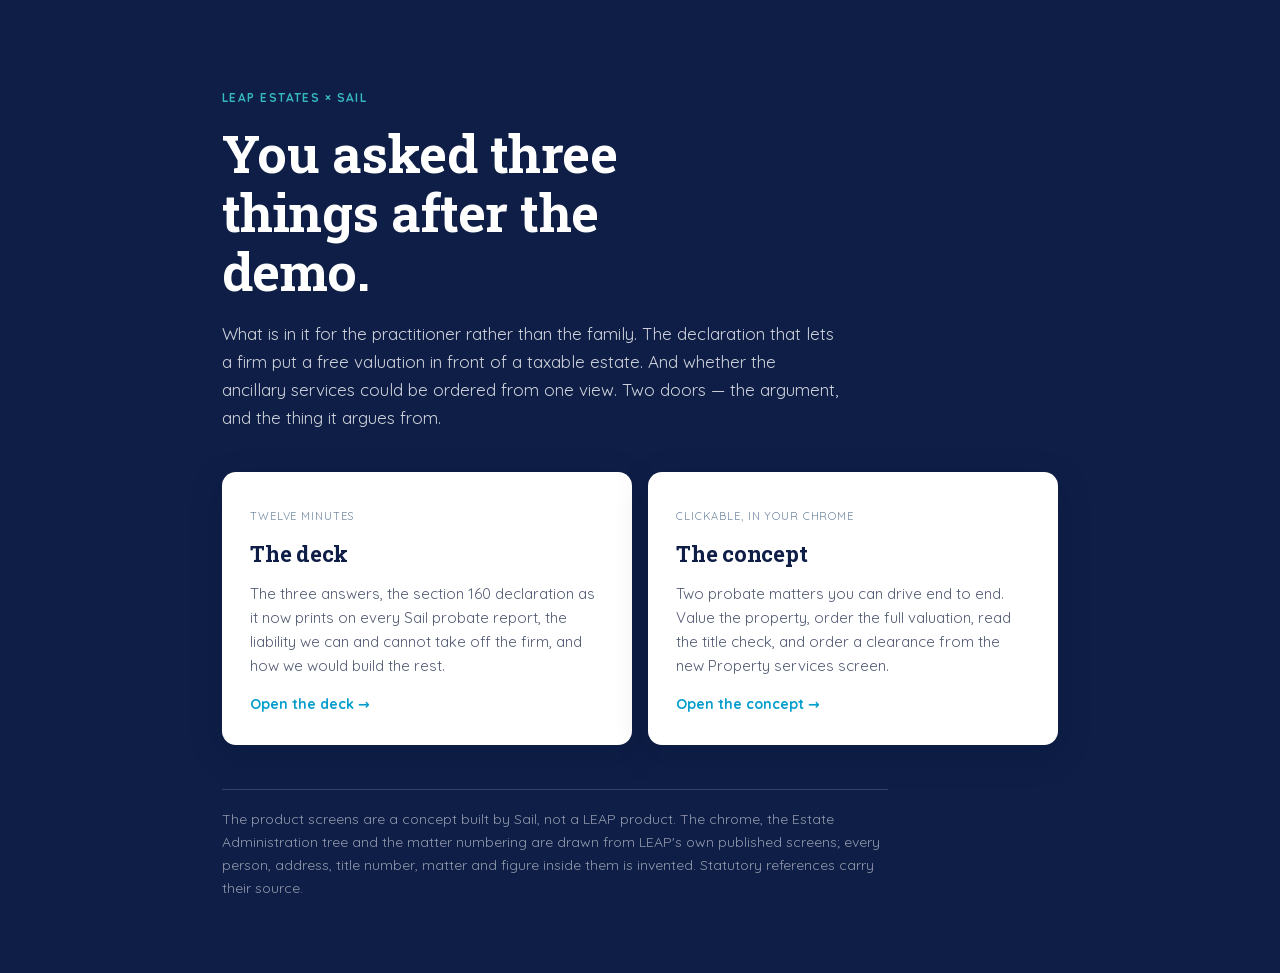
<file: index.html>
<!doctype html>
<html lang="en-GB">
    <head>
        <meta charset="UTF-8" />
        <meta name="viewport" content="width=device-width, initial-scale=1.0" />
        <meta name="robots" content="noindex, nofollow" />
        <meta name="description" content="LEAP Estates and Sail — the deck, and the clickable concept it argues from" />
        <meta property="og:title" content="LEAP × Sail" />
        <meta property="og:description" content="What the practitioner gets, the section 160 declaration now on every probate report, and the ancillary services in one view." />
        <meta name="theme-color" content="#0E1E47" />
        <link
            rel="icon"
            href="data:image/svg+xml,%3Csvg xmlns='http://www.w3.org/2000/svg' viewBox='0 0 88 88'%3E%3Crect width='88' height='88' rx='16' fill='%230E1E47'/%3E%3Cpath transform='translate(11 11) scale(0.75)' fill-rule='evenodd' clip-rule='evenodd' d='M87.3166 63.7501C81.5394 55.5253 77.1688 47.6827 74.2051 40.2219C69.3406 27.9759 65.9682 14.7688 64.0886.6006H63.851L61.9781 85.7693C66.712 84.7928 70.9021 83.9984 74.5483 83.3862L75.0654 83.3001C79.4303 82.5776 82.9934 82.1239 85.7547 81.9386C86.2739 81.9038 86.7948 81.8713 87.3166 81.8416V87.7599H.1572V.6006H87.3166V63.7501ZM30.1576 87.6506C37.5209 81.2804 43.6532 79.4471 48.5546 82.1512C53.456 84.855 56.0458 86.3744 56.3242 86.7094C53.9117 83.0058 52.474 78.3857 52.011 72.849C51.3168 64.544 51.0568 55.7725 52.7008 46.389C54.3451 37.0055 57.2159 20.3863 62.9672 9.5415C44.6126 37.3231 40.1989 55.4174 35.5925 69.8655C32.5218 79.4976 30.7101 85.4259 30.1576 87.6506Z' fill='%2335B8BE'/%3E%3C/svg%3E"
        />
        <title>LEAP × Sail</title>
        <style>
            /* The cover page. Deliberately two doors and nothing else — the deck argues the case and
             * the mockup proves it, and a landing page that explained them both would be a third
             * thing to read before either. Links are relative and sibling-scoped so this file works
             * unchanged whether it is opened from `prototypes/` or renamed to the root index.html of
             * the published repo. */
            /* Sail's own tokens, lifted from scss/variables.scss and marketingTokens.scss rather
             * than invented. The deck this opens wears the same ones. */
            :root {
                --ink: #0e1e47;
                --ink-light: #525b73;
                --marine: #049dcc;
                --azure: #35b8be;
                --polar: #e0f5f8;
                --mist: #f5fbfc;
                --line: #e4e5ed;
                --shuttle: #758ca5;
                --radius-md: 14px;
                --shadow-card: 0 10px 34px rgba(6, 16, 40, 0.18);
                --display: "Roboto Slab", Georgia, serif;
                --body: Quicksand, system-ui, -apple-system, sans-serif;
            }

            @font-face {
                font-family: "Quicksand";
                font-style: normal;
                font-weight: 300 700;
                font-display: swap;
                src: url("./leap-deck/fonts/quicksand-latin-var.woff2") format("woff2");
            }

            @font-face {
                font-family: "Roboto Slab";
                font-style: normal;
                font-weight: 400 700;
                font-display: swap;
                src: url("./leap-deck/fonts/roboto-slab-latin-var.woff2") format("woff2");
            }

            * {
                box-sizing: border-box;
                margin: 0;
                padding: 0;
            }

            body {
                min-height: 100vh;
                background: var(--ink);
                color: #fff;
                font-family: var(--body);
                font-size: 17px;
                line-height: 1.65;
                -webkit-font-smoothing: antialiased;
            }

            .wrap {
                max-width: 900px;
                margin: 0 auto;
                padding: 88px 32px 72px;
            }

            .eyebrow {
                color: var(--azure);
                font-size: 12px;
                font-weight: 700;
                letter-spacing: 0.12em;
                text-transform: uppercase;
            }

            h1 {
                max-width: 18ch;
                margin-top: 16px;
                font-family: var(--display);
                font-size: clamp(32px, 4.6vw, 52px);
                font-weight: 700;
                letter-spacing: -0.01em;
                line-height: 1.14;
            }

            .lede {
                max-width: 62ch;
                margin-top: 18px;
                color: rgba(255, 255, 255, 0.8);
                font-size: 17px;
                line-height: 1.65;
            }

            .doors {
                display: grid;
                grid-template-columns: repeat(2, 1fr);
                gap: 16px;
                margin-top: 40px;
            }

            .door {
                display: block;
                padding: 28px;
                border-radius: var(--radius-md);
                background: #fff;
                box-shadow: var(--shadow-card);
                color: var(--ink);
                text-decoration: none;
                transition: transform 120ms ease-out, box-shadow 120ms ease-out;
            }

            .door:hover {
                transform: translateY(-2px);
                box-shadow: 0 24px 60px rgba(6, 16, 40, 0.34);
            }

            .door-kicker {
                color: var(--shuttle);
                font-size: 11px;
                letter-spacing: 0.08em;
                text-transform: uppercase;
            }

            .door h2 {
                margin: 8px 0 10px;
                font-family: var(--display);
                font-size: 22px;
                font-weight: 700;
                letter-spacing: -0.01em;
            }

            .door p {
                color: var(--ink-light);
                font-size: 15px;
                line-height: 1.6;
            }

            .door-go {
                display: inline-block;
                margin-top: 15px;
                color: var(--marine);
                font-size: 14px;
                font-weight: 700;
            }

            .foot {
                max-width: 74ch;
                margin-top: 44px;
                padding-top: 18px;
                border-top: 1px solid rgba(255, 255, 255, 0.16);
                color: rgba(255, 255, 255, 0.55);
                font-size: 14px;
                line-height: 1.65;
            }

            @media (max-width: 760px) {
                .doors {
                    grid-template-columns: 1fr;
                }
            }
        </style>
    </head>
    <body>
        <div class="wrap">
            <p class="eyebrow">LEAP Estates × Sail</p>
            <h1>You asked three things after the demo.</h1>
            <p class="lede">
                What is in it for the practitioner rather than the family. The declaration that lets a
                firm put a free valuation in front of a taxable estate. And whether the ancillary
                services could be ordered from one view. Two doors — the argument, and the thing it
                argues from.
            </p>

            <div class="doors">
                <a class="door" href="./leap-deck/">
                    <span class="door-kicker">Twelve minutes</span>
                    <h2>The deck</h2>
                    <p>
                        The three answers, the section 160 declaration as it now prints on every Sail
                        probate report, the liability we can and cannot take off the firm, and how we
                        would build the rest.
                    </p>
                    <span class="door-go">Open the deck &rarr;</span>
                </a>

                <a class="door" href="./leap-estates-valuation/">
                    <span class="door-kicker">Clickable, in your chrome</span>
                    <h2>The concept</h2>
                    <p>
                        Two probate matters you can drive end to end. Value the property, order the
                        full valuation, read the title check, and order a clearance from the new
                        Property services screen.
                    </p>
                    <span class="door-go">Open the concept &rarr;</span>
                </a>
            </div>

            <p class="foot">
                The product screens are a concept built by Sail, not a LEAP product. The chrome, the
                Estate Administration tree and the matter numbering are drawn from LEAP's own published
                screens; every person, address, title number, matter and figure inside them is invented.
                Statutory references carry their source.
            </p>
        </div>
    </body>
</html>
</file>
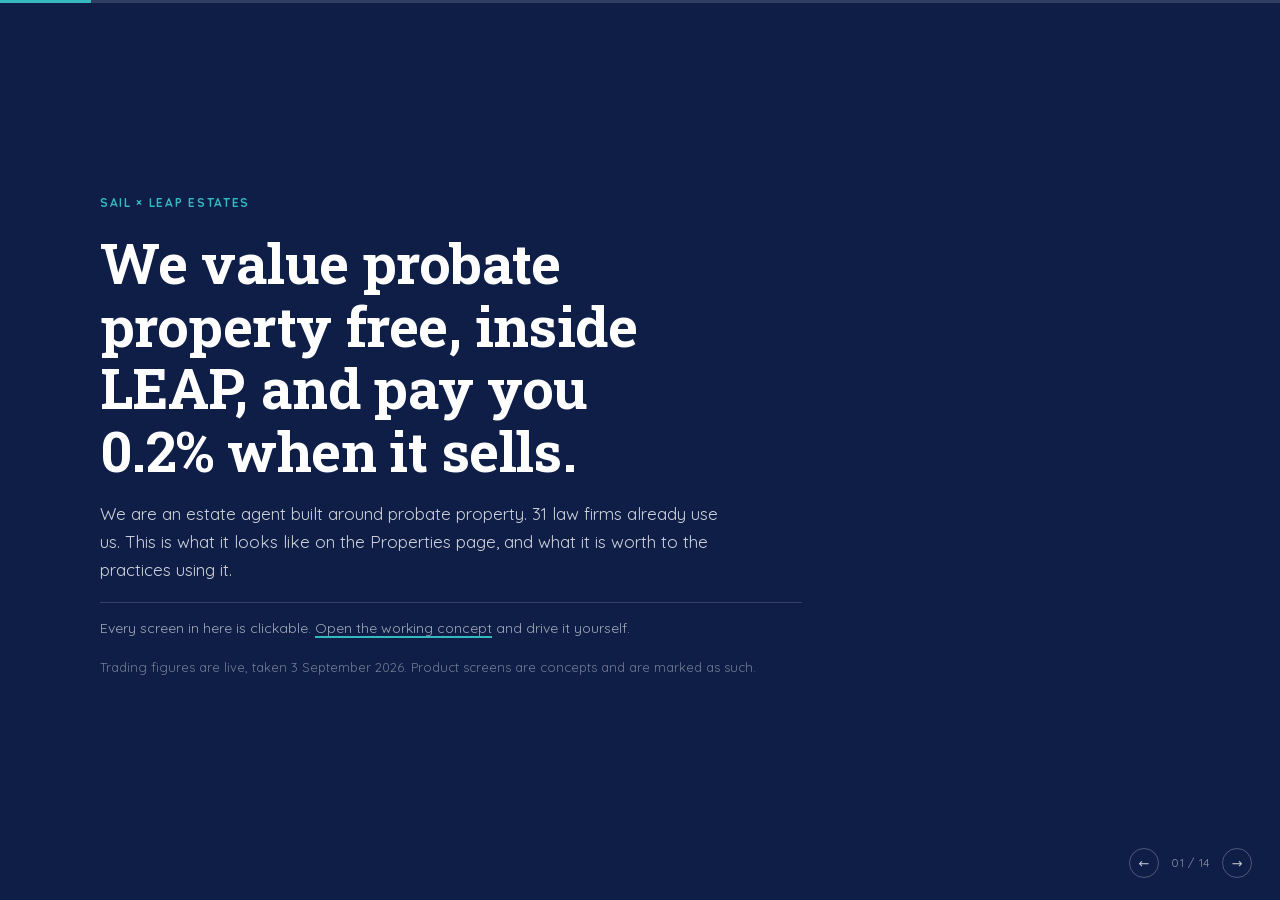
<file: leap-deck/index.html>
<!doctype html>
<html lang="en-GB">
    <head>
        <meta charset="UTF-8" />
        <meta http-equiv="Cache-Control" content="no-cache, must-revalidate" />
        <meta name="viewport" content="width=device-width, initial-scale=1.0" />
        <meta name="description" content="LEAP Estates and Sail — what the practitioner gets, the s.160 declaration, and ancillary services in one view" />
        <meta name="robots" content="noindex, nofollow" />
        <meta property="og:title" content="LEAP × Sail | You asked three things" />
        <meta
            property="og:description"
            content="What is in it for the practitioner, the section 160 declaration now on every probate report, and the ancillary services a fee earner could order from one screen."
        />
        <meta name="theme-color" content="#0E1E47" />
        <link
            rel="icon"
            href="data:image/svg+xml,%3Csvg xmlns='http://www.w3.org/2000/svg' viewBox='0 0 88 88'%3E%3Crect width='88' height='88' rx='16' fill='%230E1E47'/%3E%3Cpath transform='translate(11 11) scale(0.75)' fill-rule='evenodd' clip-rule='evenodd' d='M87.3166 63.7501C81.5394 55.5253 77.1688 47.6827 74.2051 40.2219C69.3406 27.9759 65.9682 14.7688 64.0886.6006H63.851L61.9781 85.7693C66.712 84.7928 70.9021 83.9984 74.5483 83.3862L75.0654 83.3001C79.4303 82.5776 82.9934 82.1239 85.7547 81.9386C86.2739 81.9038 86.7948 81.8713 87.3166 81.8416V87.7599H.1572V.6006H87.3166V63.7501ZM30.1576 87.6506C37.5209 81.2804 43.6532 79.4471 48.5546 82.1512C53.456 84.855 56.0458 86.3744 56.3242 86.7094C53.9117 83.0058 52.474 78.3857 52.011 72.849C51.3168 64.544 51.0568 55.7725 52.7008 46.389C54.3451 37.0055 57.2159 20.3863 62.9672 9.5415C44.6126 37.3231 40.1989 55.4174 35.5925 69.8655C32.5218 79.4976 30.7101 85.4259 30.1576 87.6506Z' fill='%2335B8BE'/%3E%3C/svg%3E"
        />
        <title>LEAP × Sail | You asked three things</title>
        <link rel="stylesheet" href="./styles.css?v=20260915m" />
    </head>
    <body>
        <div id="deck"></div>
        <script type="module" src="./deck.js?v=20260915m"></script>
    </body>
</html>
</file>
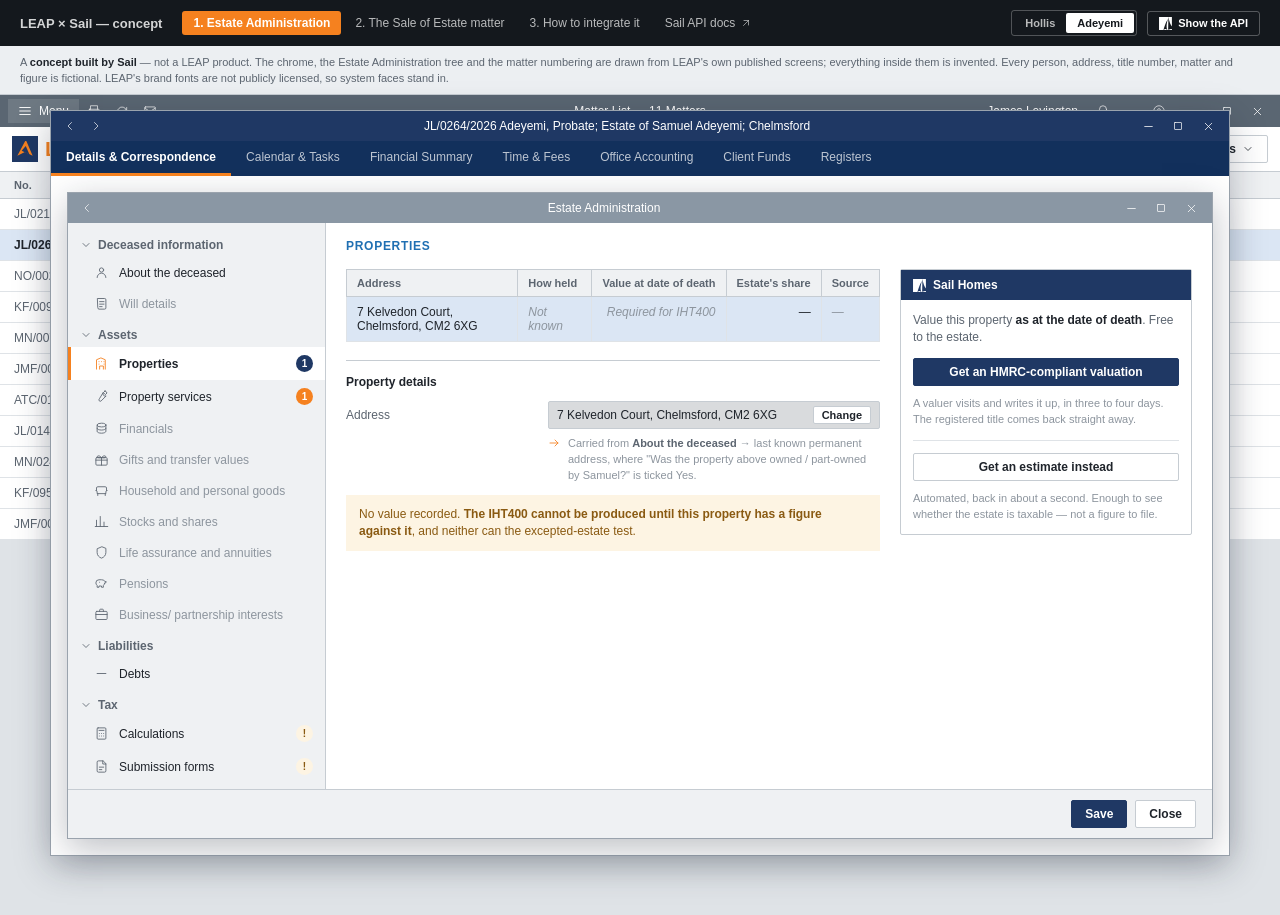
<file: leap-estates-valuation/index.html>
<!doctype html>
<html lang="en-GB">
    <head>
        <meta charset="UTF-8" />
        <meta http-equiv="Cache-Control" content="no-cache, must-revalidate" />
        <meta name="viewport" content="width=device-width, initial-scale=1.0" />
        <meta name="description" content="LEAP Estates and Sail — a date-of-death property valuation on the Assets → Properties card" />
        <meta property="og:title" content="LEAP × Sail | Property valuations inside Estate Administration" />
        <meta
            property="og:description"
            content="A clickable concept. Step 4 of LEAP's own Estate Administration curriculum is where the file stops. One button on the Properties card, an instant date-of-death figure, and an upgrade to the valuation you file."
        />
        <meta name="theme-color" content="#1f3864" />
        <link
            rel="icon"
            href="data:image/svg+xml,%3Csvg xmlns='http://www.w3.org/2000/svg' viewBox='0 0 32 32'%3E%3Crect width='32' height='32' fill='%231F3864'/%3E%3Cpath d='M8.5 22.5 16.2 8.2c.4-.7 1.4-.6 1.7.1l4.2 9.4-3.3-1.6-2.2-4.5-4.6 8.6Z' fill='%23F5811F'/%3E%3Cpath d='M11.8 22.5h11.4l-2.1-3.9-9.3 3.9Z' fill='%23F5811F'/%3E%3C/svg%3E"
        />
        <title>LEAP × Sail | Estate valuation concept</title>
        <link rel="stylesheet" href="./styles.css?v=20260915m" />
        <link rel="stylesheet" href="./guide.css?v=20260915m" />
    </head>
    <body>
        <div id="app"></div>
        <div id="api-panel"></div>
        <script type="module" src="./app.js?v=20260915m"></script>
    </body>
</html>
</file>
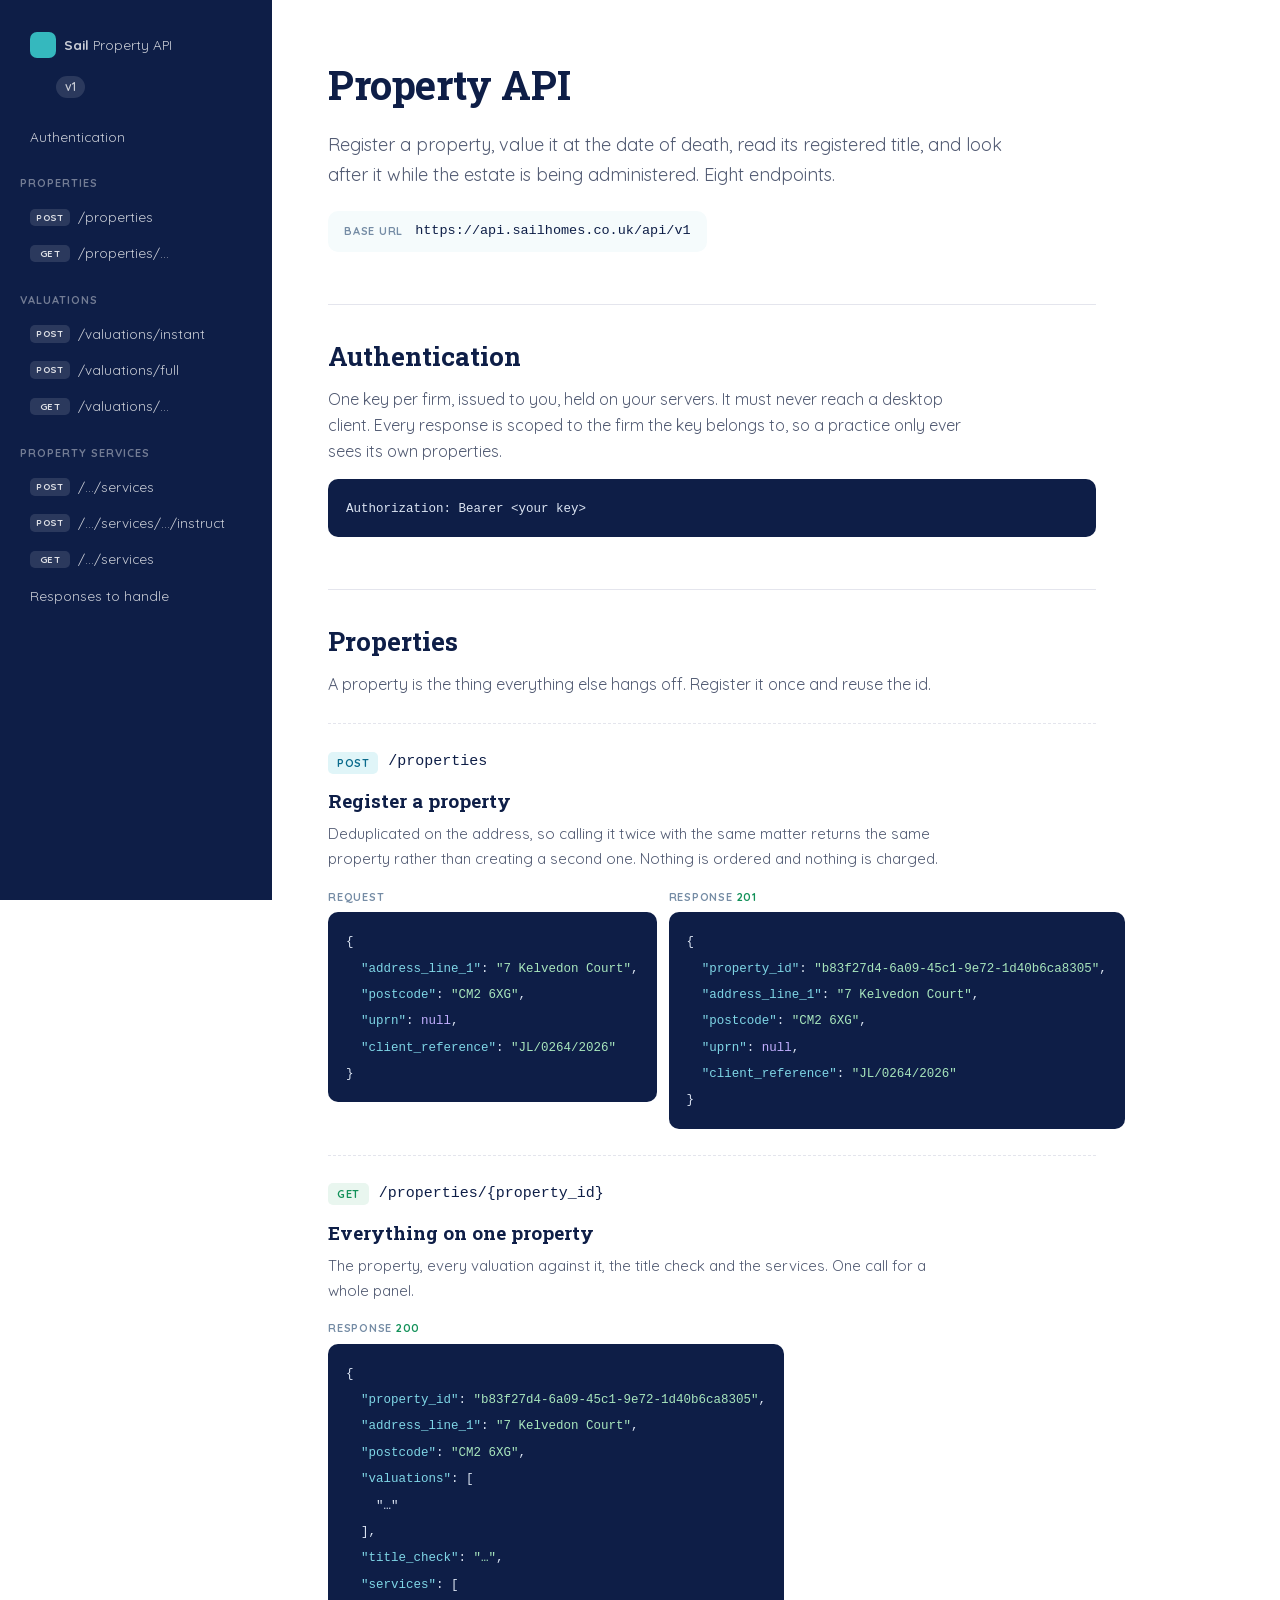
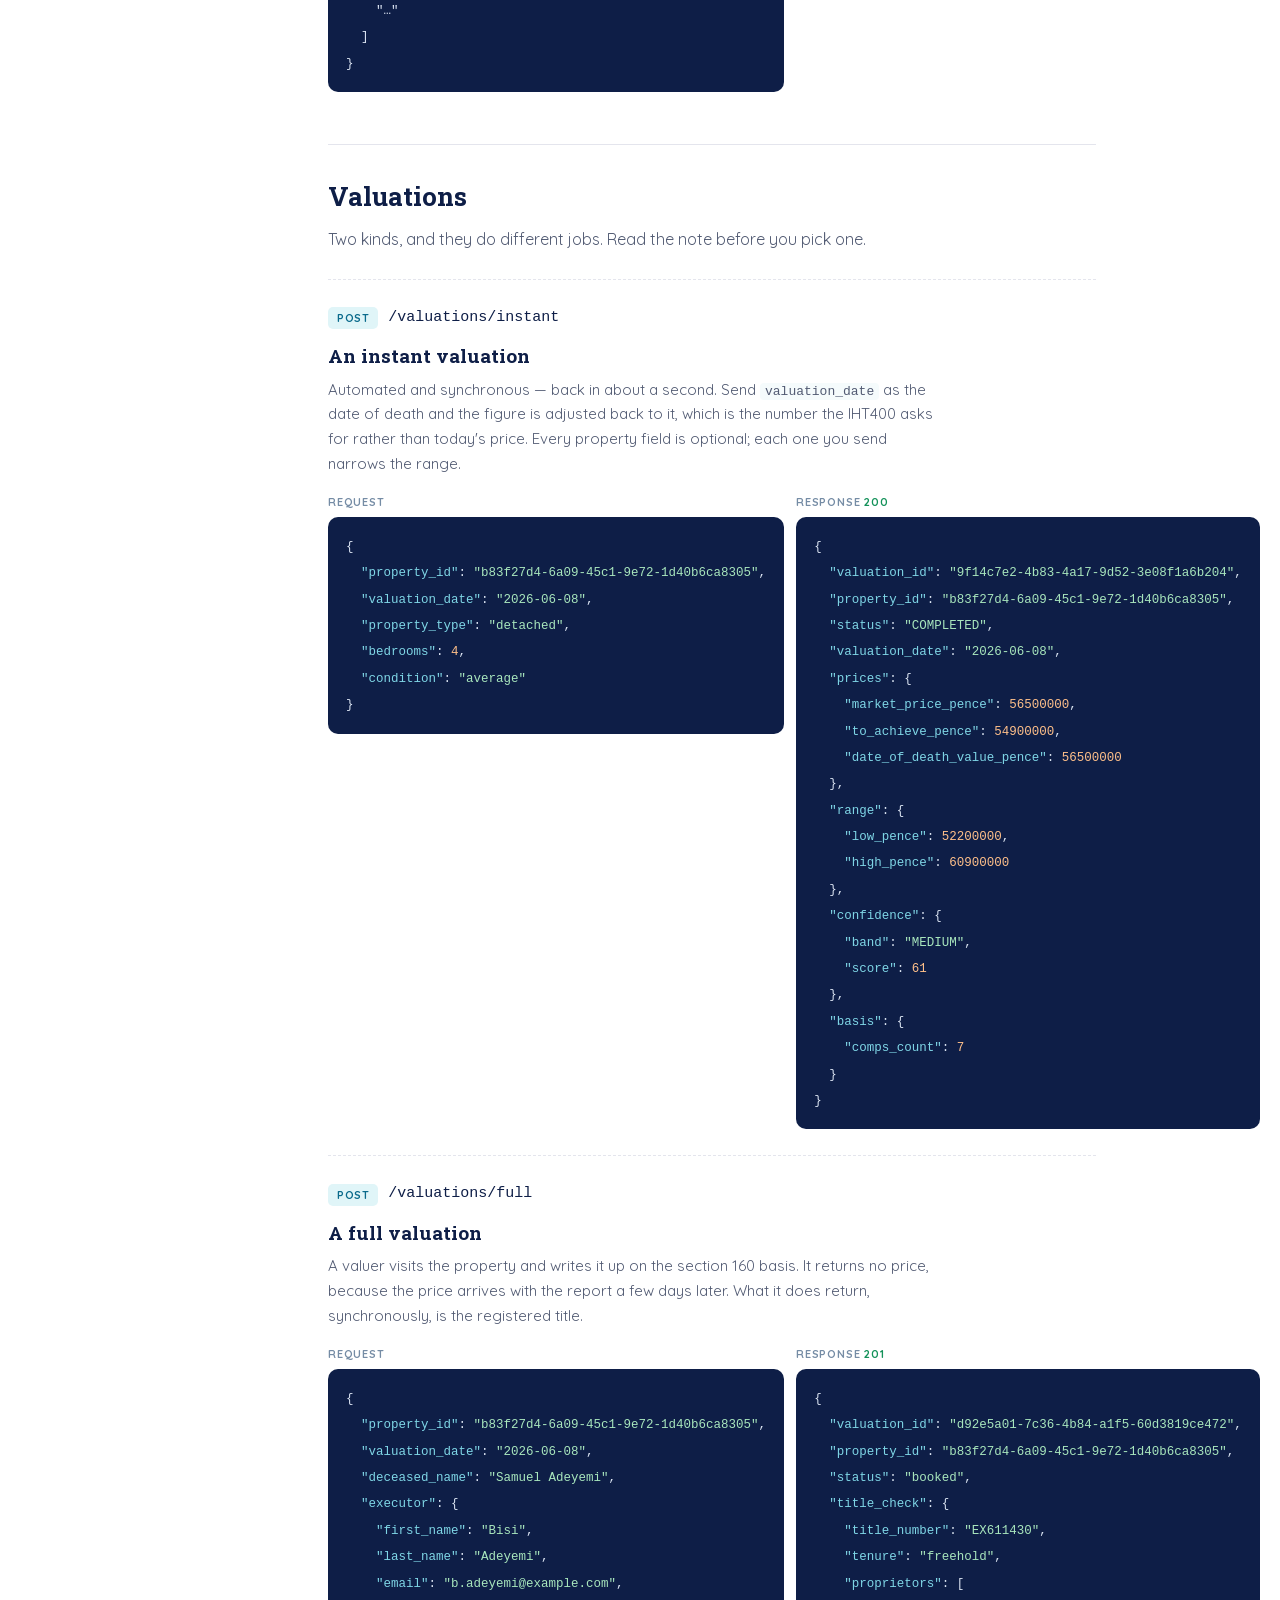
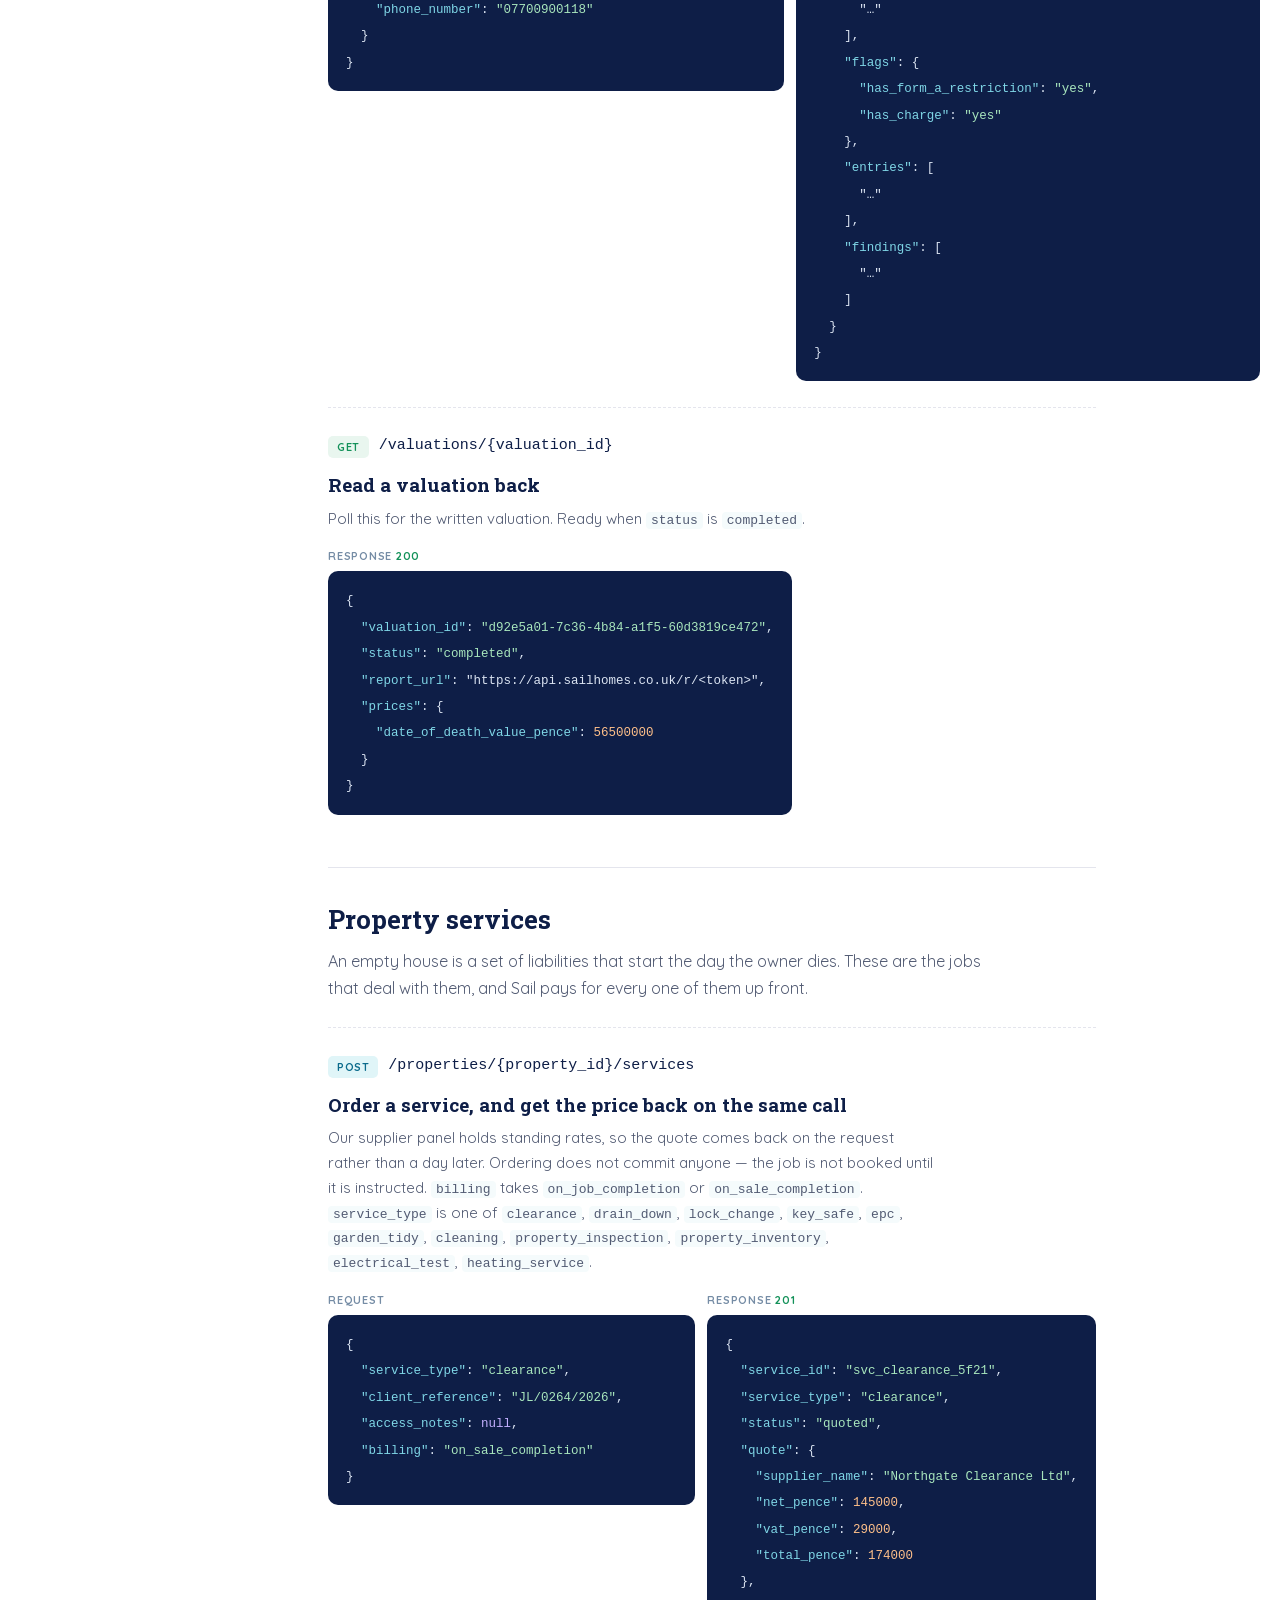
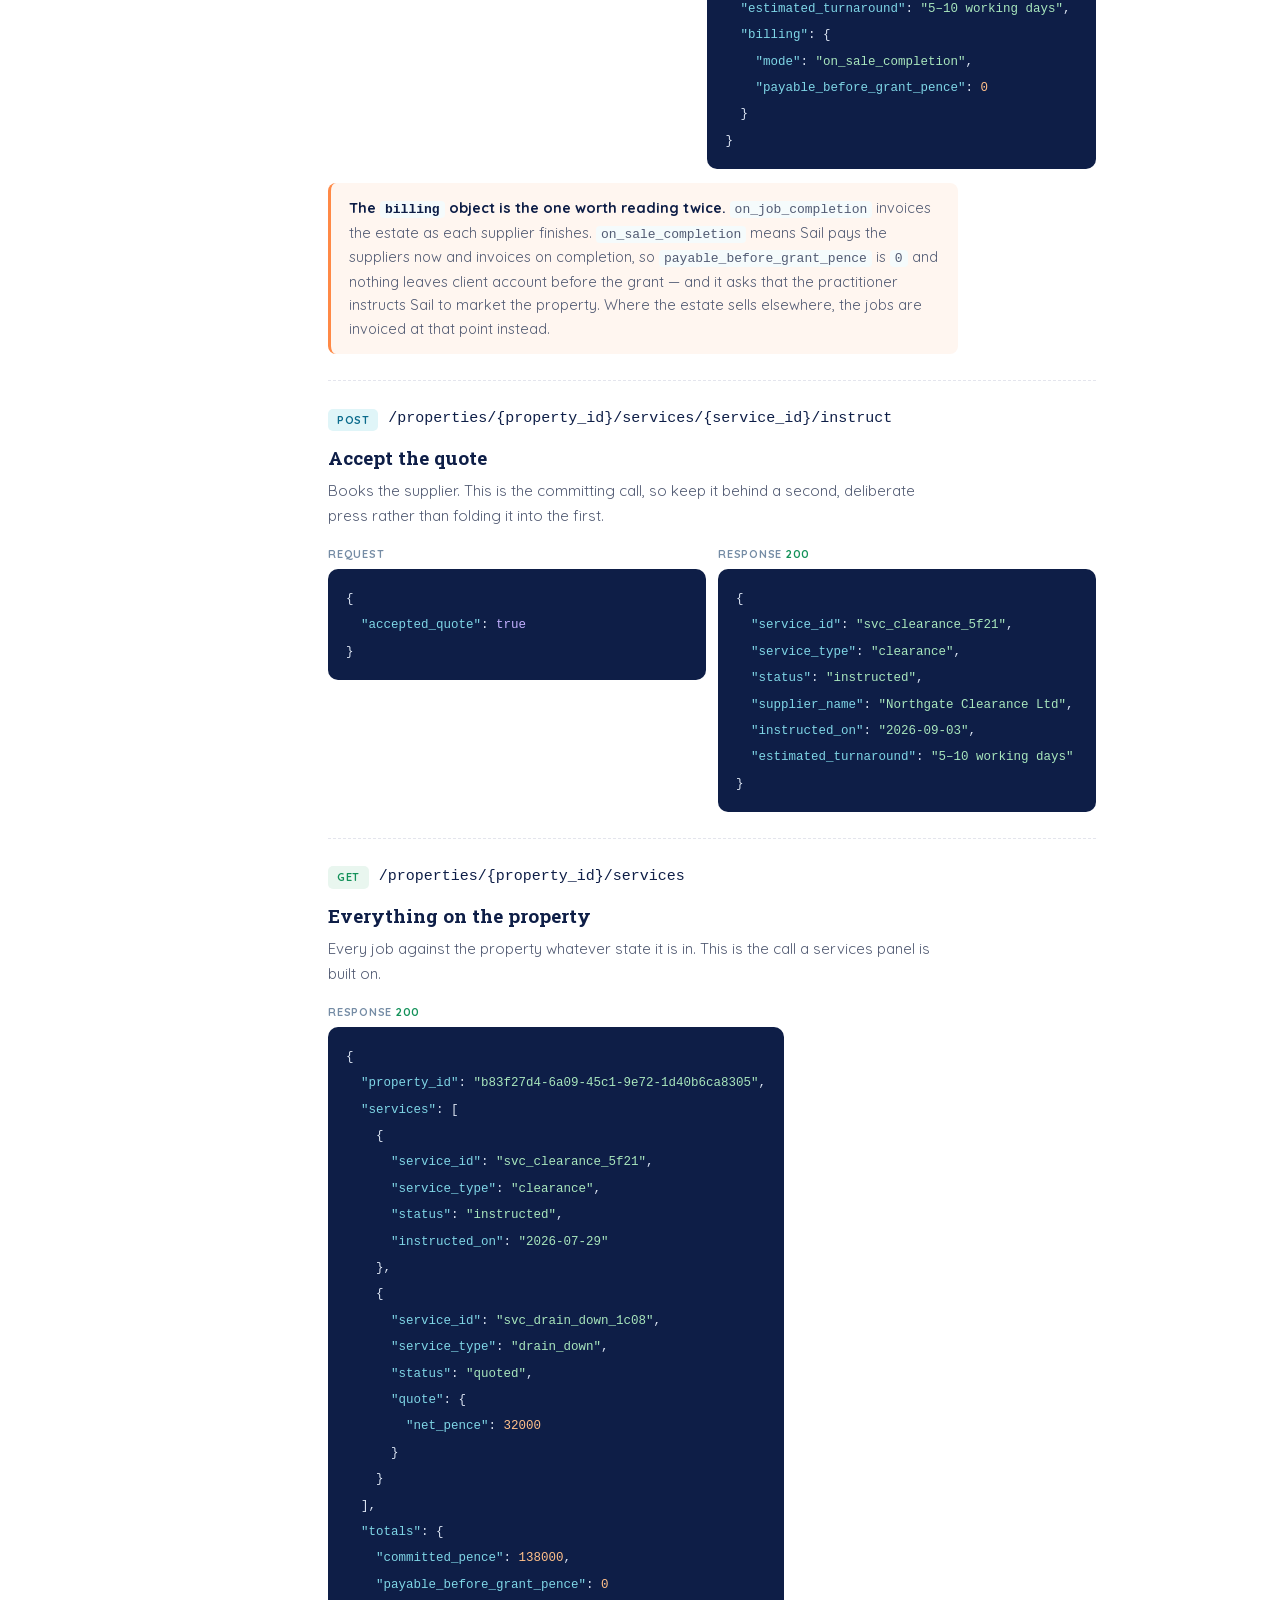
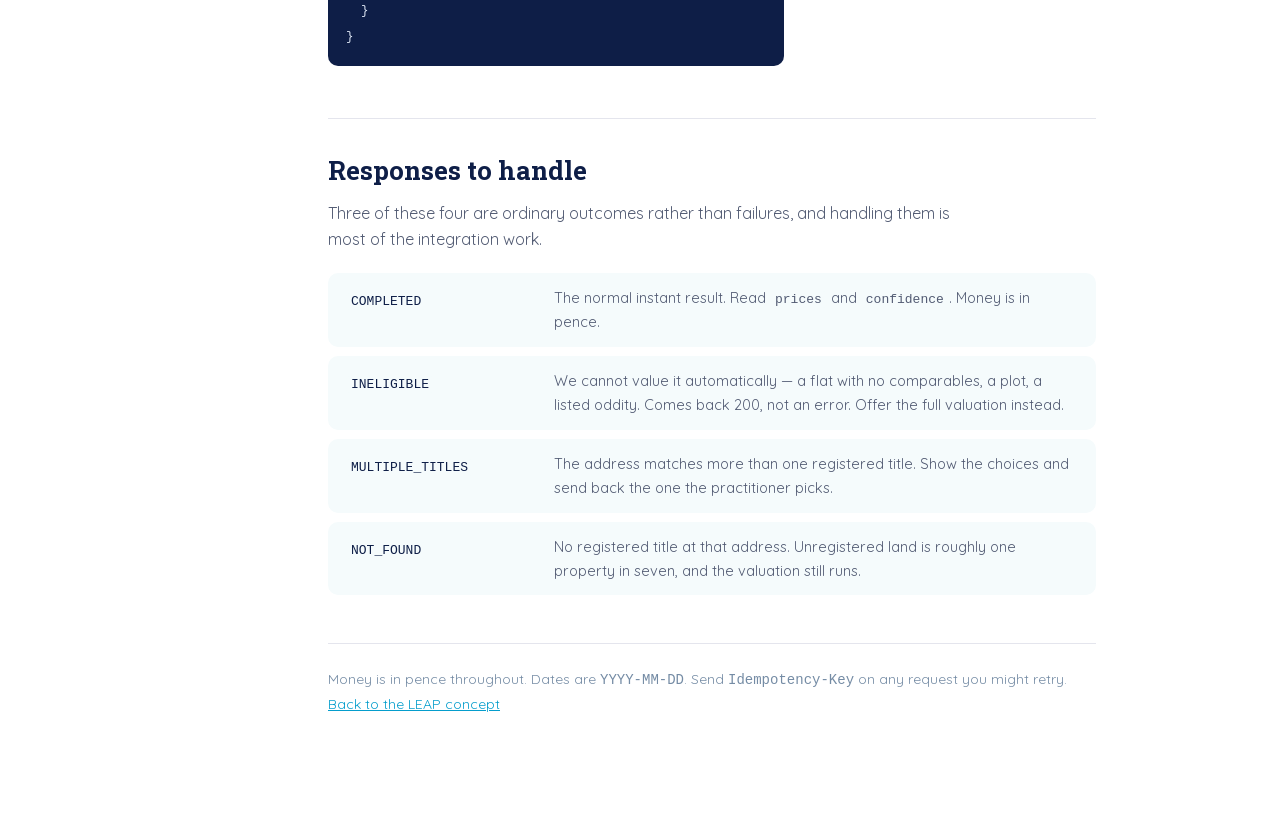
<file: sail-api-docs/index.html>
<!doctype html>
<html lang="en-GB">
    <head>
        <meta charset="UTF-8" />
        <meta http-equiv="Cache-Control" content="no-cache, must-revalidate" />
        <meta name="viewport" content="width=device-width, initial-scale=1.0" />
        <meta name="robots" content="noindex, nofollow" />
        <meta name="description" content="Sail Property API — register a property, value it at the date of death, read its title, and look after it" />
        <meta name="theme-color" content="#0E1E47" />
        <link
            rel="icon"
            href="data:image/svg+xml,%3Csvg xmlns='http://www.w3.org/2000/svg' viewBox='0 0 88 88'%3E%3Crect width='88' height='88' rx='16' fill='%230E1E47'/%3E%3Cpath transform='translate(11 11) scale(0.75)' fill-rule='evenodd' clip-rule='evenodd' d='M87.3166 63.7501C81.5394 55.5253 77.1688 47.6827 74.2051 40.2219C69.3406 27.9759 65.9682 14.7688 64.0886.6006H63.851L61.9781 85.7693C66.712 84.7928 70.9021 83.9984 74.5483 83.3862L75.0654 83.3001C79.4303 82.5776 82.9934 82.1239 85.7547 81.9386C86.2739 81.9038 86.7948 81.8713 87.3166 81.8416V87.7599H.1572V.6006H87.3166V63.7501ZM30.1576 87.6506C37.5209 81.2804 43.6532 79.4471 48.5546 82.1512C53.456 84.855 56.0458 86.3744 56.3242 86.7094C53.9117 83.0058 52.474 78.3857 52.011 72.849C51.3168 64.544 51.0568 55.7725 52.7008 46.389C54.3451 37.0055 57.2159 20.3863 62.9672 9.5415C44.6126 37.3231 40.1989 55.4174 35.5925 69.8655C32.5218 79.4976 30.7101 85.4259 30.1576 87.6506Z' fill='%2335B8BE'/%3E%3C/svg%3E"
        />
        <title>Sail Property API</title>
        <link rel="stylesheet" href="./styles.css?v=20260907e" />
    </head>
    <body>
        <div id="docs"></div>
        <script type="module" src="./docs.js?v=20260907e"></script>
    </body>
</html>
</file>
<file: leap-deck/styles.css>
/* The Sail × LEAP deck.
 *
 * This is OUR document, so it wears OUR brand. The mockup next door is drawn in LEAP's Office-grey
 * idiom because it has to pass for their software; a deck does not, and dressing our argument up in
 * the prospect's colours reads as though we have no identity of our own.
 *
 * So every token here is Sail's, lifted from the product rather than invented:
 *   - Quicksand and Roboto Slab              app/web/src/index.scss, MarketingPage.tsx
 *   - #0E1E47 ground, white cards on top     containers/MarketingAppContainer/marketing.scss
 *   - #049DCC marine, #35B8BE azure          scss/variables.scss $front-colours
 *   - radii 8 / 14 / 20, soft card shadow    scss/marketingTokens.scss
 *   - 12 / 14 / 17 / 20 / 22 / 34 / 56 type  scss/marketingTokens.scss
 *
 * Fonts are self-hosted — see fonts/README.md.
 */

@font-face {
    font-family: "Quicksand";
    font-style: normal;
    font-weight: 300 700;
    font-display: swap;
    src: url("./fonts/quicksand-latin-var.woff2") format("woff2");
}

@font-face {
    font-family: "Roboto Slab";
    font-style: normal;
    font-weight: 400 700;
    font-display: swap;
    src: url("./fonts/roboto-slab-latin-var.woff2") format("woff2");
}

:root {
    /* $front-colours, verbatim */
    --ink: #0e1e47;
    --ink-light: #525b73;
    --primary-2: #2d3d64;
    --marine: #049dcc;
    --azure: #35b8be;
    --pale: #b6fbff;
    --paler: #e4f1ff;
    --polar: #e0f5f8;
    --mist: #f5fbfc;
    --fog: #f8fcfd;
    --line: #e4e5ed;
    --dust: #9b9eb8;
    --shuttle: #758ca5;
    --coral: #ff8946;
    --apple: #139159;
    --apple-deep: #126c44;

    /* $mk-radius-*, $mk-shadow-card */
    --radius-sm: 8px;
    --radius-md: 14px;
    --radius-lg: 20px;
    --shadow-card: 0 10px 34px rgba(6, 16, 40, 0.18);
    --shadow-raised: 0 24px 60px rgba(6, 16, 40, 0.34);

    --display: "Roboto Slab", Georgia, serif;
    --body: Quicksand, system-ui, -apple-system, sans-serif;
}

* {
    box-sizing: border-box;
    margin: 0;
    padding: 0;
}

html,
body {
    height: 100%;
}

body {
    background: var(--ink);
    color: var(--ink);
    font-family: var(--body);
    font-size: 17px;
    line-height: 1.65;
    -webkit-font-smoothing: antialiased;
    overflow: hidden;
}

/* ── Chrome ──────────────────────────────────────────────────────────────────────── */

/* Navy ground with white cards on it, which is the marketing site's whole structure. */
.deck {
    position: relative;
    display: grid;
    place-items: center;
    height: 100vh;
    padding: 48px 56px 76px;
    color: #fff;
    cursor: pointer;
}

.deck-bg {
    position: absolute;
    inset: 0;
    z-index: 0;
    background: var(--ink);
}

/* A white slide, for the moments that want to feel like the report rather than the pitch. */
.deck--paper .deck-bg {
    background: var(--mist);
}

.deck--paper {
    color: var(--ink);
}

.deck-progress {
    position: absolute;
    top: 0;
    left: 0;
    z-index: 3;
    width: 100%;
    height: 3px;
    background: rgba(255, 255, 255, 0.14);
}

.deck--paper .deck-progress {
    background: rgba(14, 30, 71, 0.1);
}

.deck-progress > span {
    display: block;
    height: 100%;
    background: var(--azure);
    transition: width 180ms ease-out;
}

.deck-controls {
    position: absolute;
    right: 28px;
    bottom: 22px;
    z-index: 3;
    display: flex;
    align-items: center;
    gap: 12px;
}

.deck-btn {
    width: 30px;
    height: 30px;
    border: 1px solid rgba(255, 255, 255, 0.26);
    border-radius: var(--radius-pill, 999px);
    background: transparent;
    color: rgba(255, 255, 255, 0.75);
    font-family: var(--body);
    font-size: 13px;
    cursor: pointer;
}

.deck-btn:hover {
    border-color: var(--azure);
    color: var(--azure);
}

.deck--paper .deck-btn {
    border-color: var(--line);
    color: var(--shuttle);
}

.deck--paper .deck-btn:hover {
    border-color: var(--marine);
    color: var(--marine);
}

.deck-count {
    color: rgba(255, 255, 255, 0.5);
    font-size: 12px;
    font-variant-numeric: tabular-nums;
    letter-spacing: 0.06em;
}

.deck--paper .deck-count {
    color: var(--dust);
}

/* ── Stage ───────────────────────────────────────────────────────────────────────── */

.stage {
    position: relative;
    z-index: 2;
    width: 100%;
    max-width: 1080px;
    max-height: 100%;
    overflow-y: auto;
    scrollbar-width: none;
}

.stage::-webkit-scrollbar {
    display: none;
}

.stage-copy > * + * {
    margin-top: 18px;
}

/* deck.js drops the illustration in as a sibling of .stage-copy. */
.stage--custom {
    display: flex;
    flex-direction: column;
    gap: 26px;
}

/* ── Type ────────────────────────────────────────────────────────────────────────── */

.eyebrow {
    color: var(--azure);
    font-size: 12px;
    font-weight: 700;
    letter-spacing: 0.14em;
    text-transform: uppercase;
}

.deck--paper .eyebrow {
    color: var(--marine);
}

.mega-title {
    max-width: 17ch;
    font-family: var(--display);
    font-size: clamp(38px, 4.8vw, 56px);
    font-weight: 700;
    letter-spacing: -0.01em;
    line-height: 1.12;
}

.big-title {
    max-width: 25ch;
    font-family: var(--display);
    font-size: clamp(26px, 2.9vw, 34px);
    font-weight: 700;
    letter-spacing: -0.01em;
    line-height: 1.2;
}

.stage--statement .big-title {
    max-width: 22ch;
    font-size: clamp(30px, 3.6vw, 44px);
}

.sub {
    max-width: 62ch;
    color: rgba(255, 255, 255, 0.8);
    font-size: 17px;
    line-height: 1.65;
}

.deck--paper .sub {
    color: var(--ink-light);
}

.sub strong,
.sub em {
    color: #fff;
    font-style: normal;
    font-weight: 600;
}

.deck--paper .sub strong,
.deck--paper .sub em {
    color: var(--ink);
}

.micro {
    max-width: 78ch;
    padding-top: 14px;
    border-top: 1px solid rgba(255, 255, 255, 0.16);
    color: rgba(255, 255, 255, 0.62);
    font-size: 14px;
    line-height: 1.6;
}

.deck--paper .micro {
    border-top-color: var(--line);
    color: var(--shuttle);
}

.micro strong,
.micro em {
    color: rgba(255, 255, 255, 0.9);
    font-style: normal;
    font-weight: 600;
}

.deck--paper .micro strong,
.deck--paper .micro em {
    color: var(--ink);
}

.foot {
    color: rgba(255, 255, 255, 0.42);
    font-size: 13px;
}

.deck--paper .foot {
    color: var(--dust);
}

a {
    color: inherit;
    text-decoration-color: var(--azure);
    text-decoration-thickness: 2px;
    text-underline-offset: 3px;
}

a:hover {
    color: var(--azure);
}

.deck--paper a:hover {
    color: var(--marine);
}

/* ── The card, which is the whole marketing system ───────────────────────────────── */

.stat-grid,
.cards,
.price-row {
    display: grid;
    gap: 14px;
}

.stat-grid {
    grid-template-columns: repeat(4, 1fr);
}

.cards--3 {
    grid-template-columns: repeat(3, 1fr);
}

.price-row {
    grid-template-columns: repeat(3, 1fr);
}

.stat,
.card,
.price-cell,
.note,
.run-step,
.tree-item,
.stack-row,
.row,
.ladder-row {
    background: #fff;
    color: var(--ink);
}

.stat,
.card,
.price-cell {
    padding: 24px;
    border-radius: var(--radius-md);
    box-shadow: var(--shadow-card);
}

.stat-figure {
    display: block;
    margin-bottom: 8px;
    font-family: var(--display);
    font-size: 48px;
    font-weight: 700;
    line-height: 1;
    color: var(--marine);
}

.stat strong {
    display: block;
    font-size: 15px;
    font-weight: 600;
}

.stat small {
    display: block;
    margin-top: 5px;
    color: var(--ink-light);
    font-size: 14px;
    line-height: 1.45;
}

.card-number {
    display: grid;
    place-items: center;
    width: 28px;
    height: 28px;
    margin-bottom: 13px;
    border-radius: 999px;
    background: var(--polar);
    color: var(--marine);
    font-size: 13px;
    font-weight: 700;
}

.card-title {
    font-family: var(--display);
    font-size: 22px;
    font-weight: 700;
    line-height: 1.25;
}

.card-body {
    margin-top: 10px;
    padding-top: 10px;
    border-top: 1px solid var(--line);
    color: var(--ink-light);
    font-size: 14px;
    line-height: 1.6;
}

.price-cell {
    text-align: center;
}

.price-cell span {
    display: block;
    font-family: var(--display);
    font-size: 62px;
    font-weight: 700;
    line-height: 1;
    color: var(--apple);
}

.price-cell small {
    display: block;
    margin-top: 10px;
    color: var(--ink-light);
    font-size: 15px;
}

/* ── The stack ───────────────────────────────────────────────────────────────────── */

.stack-list {
    display: grid;
    grid-template-columns: repeat(2, 1fr);
    gap: 10px;
}

.stack-row {
    display: flex;
    align-items: flex-start;
    gap: 12px;
    padding: 15px 18px;
    border-radius: var(--radius-sm);
}

.stack-tick {
    flex: none;
    display: grid;
    place-items: center;
    width: 21px;
    height: 21px;
    margin-top: 1px;
    border-radius: 999px;
    background: var(--polar);
    color: var(--apple);
    font-size: 12px;
    font-weight: 700;
}

.stack-row strong {
    display: block;
    font-size: 15px;
    font-weight: 600;
}

.stack-row p {
    margin-top: 2px;
    color: var(--ink-light);
    font-size: 14px;
    line-height: 1.5;
}

/* ── Rows ────────────────────────────────────────────────────────────────────────── */

.rows {
    display: grid;
    gap: 8px;
}

.row {
    display: flex;
    align-items: flex-start;
    justify-content: space-between;
    gap: 22px;
    padding: 15px 20px;
    border-radius: var(--radius-sm);
}

.rows--tight .row {
    padding: 11px 20px;
}

.row-lead {
    flex: none;
    width: 210px;
    font-size: 15px;
    font-weight: 700;
    color: var(--marine);
}

.row-main {
    flex: 1;
}

.row-main strong {
    display: block;
    margin-bottom: 3px;
    font-size: 16px;
    font-weight: 600;
}

.row-main p {
    max-width: 80ch;
    color: var(--ink-light);
    font-size: 14px;
    line-height: 1.55;
}

.row-where {
    flex: none;
    padding: 4px 11px;
    border-radius: 999px;
    background: var(--polar);
    color: var(--primary-2);
    font-size: 12px;
    font-weight: 600;
    white-space: nowrap;
}

/* ── Notes ───────────────────────────────────────────────────────────────────────── */

.notes {
    display: grid;
    gap: 8px;
}

.note {
    padding: 13px 18px;
    border-left: 3px solid var(--marine);
    border-radius: var(--radius-sm);
    color: var(--ink-light);
    font-size: 14px;
    line-height: 1.55;
}

.note strong {
    color: var(--ink);
    font-weight: 700;
}

.note span {
    display: block;
    margin-top: 3px;
}

/* ── Quote ───────────────────────────────────────────────────────────────────────── */

.quote {
    max-width: 74ch;
    padding: 26px 30px;
    border-left: 4px solid var(--marine);
    border-radius: var(--radius-md);
    background: #fff;
    box-shadow: var(--shadow-card);
    color: var(--ink);
    font-family: var(--display);
    font-size: 21px;
    font-weight: 400;
    line-height: 1.5;
}

/* Words that are on the document now, rather than a statute being cited. */
.quote--live {
    border-left-color: var(--coral);
}

/* ── Definition list ─────────────────────────────────────────────────────────────── */

.about-list {
    display: grid;
    grid-template-columns: repeat(auto-fit, minmax(230px, 1fr));
    gap: 8px;
}

.about-list > div {
    padding: 14px 18px;
    border-radius: var(--radius-sm);
    background: #fff;
    color: var(--ink);
}

.about-list dt {
    color: var(--shuttle);
    font-size: 11px;
    font-weight: 700;
    letter-spacing: 0.06em;
    text-transform: uppercase;
}

.about-list dd {
    margin-top: 3px;
    font-size: 15px;
}

/* ── Tables ──────────────────────────────────────────────────────────────────────── */

.grid-table {
    width: 100%;
    border-collapse: separate;
    border-spacing: 0;
    border-radius: var(--radius-md);
    overflow: hidden;
    background: #fff;
    box-shadow: var(--shadow-card);
    color: var(--ink);
}

.grid-table th {
    padding: 13px 20px;
    background: var(--polar);
    color: var(--primary-2);
    font-size: 12px;
    font-weight: 700;
    letter-spacing: 0.06em;
    text-align: left;
    text-transform: uppercase;
}

.grid-table td {
    padding: 15px 20px;
    border-top: 1px solid var(--line);
    font-size: 15px;
    line-height: 1.5;
    vertical-align: top;
}

.grid-table tbody tr:first-child td {
    border-top: none;
}

.phase-number {
    width: 52px;
    font-family: var(--display);
    font-size: 26px;
    font-weight: 700;
    color: var(--dust);
}

.phase--done {
    background: #eef8f2;
}

.phase--done .phase-number {
    color: var(--apple);
}

.phase--next .phase-number {
    color: var(--marine);
}

/* ── Illustration: the blocked tree ──────────────────────────────────────────────── */

.ill--tree {
    display: grid;
    grid-template-columns: repeat(4, 1fr);
    gap: 16px;
    align-items: start;
}

.tree-group-name {
    display: block;
    margin-bottom: 8px;
    color: rgba(255, 255, 255, 0.55);
    font-size: 11px;
    font-weight: 700;
    letter-spacing: 0.08em;
    text-transform: uppercase;
}

.deck--paper .tree-group-name {
    color: var(--shuttle);
}

.tree-item {
    display: flex;
    align-items: baseline;
    justify-content: space-between;
    gap: 8px;
    padding: 12px 14px;
    border-radius: var(--radius-sm);
    font-size: 14px;
}

.tree-item + .tree-item {
    margin-top: 6px;
}

.tree-item em {
    flex: none;
    color: var(--shuttle);
    font-size: 11px;
    font-style: normal;
    font-weight: 700;
    letter-spacing: 0.04em;
    text-transform: uppercase;
}

.tree-item--here {
    border-left: 3px solid var(--marine);
    font-weight: 600;
}

.tree-item--here em {
    color: var(--marine);
}

.tree-item--blocked {
    border-left: 3px solid var(--coral);
    background: #fff4ec;
}

.tree-item--blocked em.is-blocked {
    color: #b8531b;
}

.tree-item--done {
    color: var(--ink-light);
}

.tree-caption {
    grid-column: 1 / -1;
    padding-top: 14px;
    border-top: 1px solid rgba(255, 255, 255, 0.16);
    color: rgba(255, 255, 255, 0.8);
    font-size: 17px;
}

.deck--paper .tree-caption {
    border-top-color: var(--line);
    color: var(--ink-light);
}

/* ── Illustration: the price ladder ──────────────────────────────────────────────── */

.ill--ladder {
    display: grid;
    gap: 10px;
}

.ladder-row {
    display: grid;
    grid-template-columns: 230px 150px 1fr;
    align-items: center;
    gap: 20px;
    padding: 18px 22px;
    border-radius: var(--radius-md);
}

.ladder-route {
    font-size: 16px;
    font-weight: 600;
}

.ladder-cost {
    font-family: var(--display);
    font-size: 28px;
    font-weight: 700;
    color: var(--ink-light);
}

.ladder-problem {
    color: var(--ink-light);
    font-size: 14px;
    line-height: 1.5;
}

.ladder-row--ours {
    box-shadow: var(--shadow-raised);
}

.ladder-row--ours .ladder-route {
    color: var(--marine);
}

.ladder-row--ours .ladder-cost {
    color: var(--apple);
    font-size: 40px;
}

/* ── Illustration: the service mix ───────────────────────────────────────────────── */

.ill--mix {
    display: grid;
    gap: 9px;
    padding: 24px 26px;
    border-radius: var(--radius-md);
    background: #fff;
    box-shadow: var(--shadow-card);
    color: var(--ink);
}

.mix-row {
    display: grid;
    grid-template-columns: 195px 1fr 54px;
    align-items: center;
    gap: 16px;
}

.mix-label {
    font-size: 14px;
    font-weight: 600;
    text-align: right;
}

.mix-track {
    height: 22px;
    border-radius: 999px;
    background: var(--mist);
}

.mix-fill {
    display: block;
    height: 100%;
    border-radius: 999px;
    background: linear-gradient(90deg, var(--marine), var(--azure));
}

.mix-count {
    color: var(--ink-light);
    font-size: 14px;
    font-variant-numeric: tabular-nums;
    font-weight: 600;
}

.mix-caption {
    margin-top: 8px;
    padding-top: 13px;
    border-top: 1px solid var(--line);
    color: var(--ink-light);
    font-size: 15px;
}

/* ── Illustration: the property run ──────────────────────────────────────────────── */

.ill--run {
    display: grid;
    grid-template-columns: repeat(6, 1fr);
    gap: 11px;
}

.run-step {
    padding: 18px 16px;
    border-radius: var(--radius-md);
    box-shadow: var(--shadow-card);
}

.run-index {
    display: grid;
    place-items: center;
    width: 26px;
    height: 26px;
    margin-bottom: 9px;
    border-radius: 999px;
    background: var(--polar);
    color: var(--marine);
    font-size: 13px;
    font-weight: 700;
}

.run-step strong {
    display: block;
    font-size: 15px;
    font-weight: 600;
}

.run-step p {
    margin-top: 5px;
    color: var(--ink-light);
    font-size: 13px;
    line-height: 1.45;
}

.run-when {
    display: block;
    margin-top: 10px;
    padding-top: 8px;
    border-top: 1px solid var(--line);
    color: var(--shuttle);
    font-size: 12px;
    font-weight: 600;
}

@media (max-width: 1080px) {
    .deck {
        padding: 32px 22px 72px;
    }

    .stat-grid,
    .cards--3,
    .price-row,
    .stack-list,
    .ill--tree,
    .ill--run {
        grid-template-columns: 1fr 1fr;
    }

    .ladder-row,
    .mix-row {
        grid-template-columns: 1fr;
        gap: 7px;
    }

    .mix-label {
        text-align: left;
    }

    .row {
        flex-direction: column;
        gap: 7px;
    }

    .row-lead {
        width: auto;
    }
}

.mix-head {
    margin-bottom: 6px;
    padding-bottom: 12px;
    border-bottom: 1px solid var(--line);
    color: var(--ink-light);
    font-size: 15px;
}

.mix-head strong {
    color: var(--ink);
    font-weight: 700;
}

/* ── Mock screens ────────────────────────────────────────────────────────────────── */

/* LEAP's grey chrome, shrunk to a window sitting on our navy. The contrast is the argument: their
 * software, our card inside it. Densities are LEAP's, not ours — 12–13px type, square corners,
 * filled grey fields — because a Sail-looking panel would not read as being in their product. */

.ill--two {
    display: grid;
    grid-template-columns: 1fr 1fr;
    gap: 16px;
    align-items: start;
}

.scr {
    overflow: hidden;
    border-radius: 10px;
    background: #eff1f3;
    box-shadow: var(--shadow-card);
    font-family: "Segoe UI", system-ui, sans-serif;
}

/* The pane the eye should land on — the "after". */
.scr--lit {
    box-shadow: 0 0 0 2px var(--azure), var(--shadow-raised);
}

.scr-bar {
    display: flex;
    align-items: center;
    gap: 9px;
    padding: 8px 12px;
    background: #1f3864;
    color: rgba(255, 255, 255, 0.88);
    font-size: 11px;
}

.scr-dots {
    display: flex;
    gap: 4px;
}

.scr-dots i {
    width: 7px;
    height: 7px;
    border-radius: 999px;
    background: rgba(255, 255, 255, 0.28);
}

.scr-body {
    padding: 14px;
    color: #1f242b;
}

.mk-row {
    display: grid;
    grid-template-columns: 118px 1fr;
    align-items: center;
    gap: 10px;
    margin-bottom: 8px;
}

.mk-label {
    color: #5c6570;
    font-size: 11px;
}

.mk-field {
    padding: 6px 9px;
    border: 1px solid #c6ccd2;
    border-radius: 2px;
    background: #d9dbdd;
    font-size: 12px;
}

.mk-field--empty {
    color: #8a5a12;
    background: #fdf4e3;
    border-color: #e6cf9e;
}

.mk-field--filled {
    background: #fff;
    font-weight: 600;
}

.mk-card {
    margin-top: 12px;
    padding: 12px;
    border: 1px solid #c6ccd2;
    border-top: 3px solid #049dcc;
    border-radius: 2px;
    background: #fff;
}

.mk-card--done {
    border-top-color: #139159;
}

.mk-card-head {
    display: block;
    margin-bottom: 7px;
    color: #0e1e47;
    font-size: 11px;
    font-weight: 700;
    letter-spacing: 0.05em;
    text-transform: uppercase;
}

.mk-card-lede {
    color: #5c6570;
    font-size: 12px;
    line-height: 1.5;
}

.mk-card-lede strong {
    color: #1f242b;
}

.mk-card-note {
    margin-top: 8px;
    color: #8d959e;
    font-size: 10.5px;
    line-height: 1.45;
}

.mk-btn {
    display: inline-block;
    margin-top: 10px;
    padding: 7px 13px;
    border-radius: 2px;
    background: #1f3864;
    color: #fff;
    font-size: 12px;
    font-weight: 600;
}

.mk-btn--sm {
    margin-top: 0;
    padding: 4px 10px;
    font-size: 11px;
}

.mk-figure {
    padding: 10px 12px;
    border-radius: 2px;
    background: #f0f7ff;
}

.mk-figure-label {
    display: block;
    color: #5c6570;
    font-size: 10px;
    letter-spacing: 0.05em;
    text-transform: uppercase;
}

.mk-figure strong {
    display: block;
    margin: 2px 0;
    font-size: 26px;
    font-weight: 700;
}

.mk-figure-sub {
    color: #5c6570;
    font-size: 11px;
}

.scr--wide {
    max-width: 780px;
}

/* ── Mock: the valuation result ──────────────────────────────────────────────────── */

.mk-vals {
    display: grid;
    grid-template-columns: repeat(3, 1fr);
    gap: 10px;
}

.mk-val {
    padding: 14px;
    border: 1px solid #c6ccd2;
    border-radius: 2px;
    background: #fff;
}

.mk-val--lead {
    border-left: 3px solid #139159;
    background: #f2faf6;
}

.mk-val span {
    display: block;
    color: #5c6570;
    font-size: 10.5px;
    letter-spacing: 0.05em;
    text-transform: uppercase;
}

.mk-val strong {
    display: block;
    margin: 4px 0 2px;
    font-size: 27px;
    font-weight: 700;
}

.mk-val--lead strong {
    color: #126c44;
}

.mk-val small {
    color: #8d959e;
    font-size: 11px;
}

.mk-foot {
    margin-top: 11px;
    padding-top: 10px;
    border-top: 1px solid #dfe3e7;
    color: #5c6570;
    font-size: 11.5px;
}

/* ── Mock: the services panel ────────────────────────────────────────────────────── */

.mk-svcs {
    display: grid;
    gap: 6px;
}

.mk-svc {
    display: grid;
    grid-template-columns: 1fr 130px 90px 110px;
    align-items: center;
    gap: 10px;
    padding: 10px 12px;
    border: 1px solid #c6ccd2;
    border-radius: 2px;
    background: #fff;
    font-size: 12px;
}

.mk-svc--live {
    border-left: 3px solid #139159;
}

.mk-svc--quoted {
    border-left: 3px solid #f5811f;
    background: #fdf6ef;
}

.mk-svc-name {
    font-weight: 600;
}

.mk-svc-state {
    color: #5c6570;
    font-size: 11px;
}

.mk-svc-price {
    font-weight: 600;
    text-align: right;
}

.mk-billing {
    display: flex;
    flex-wrap: wrap;
    align-items: center;
    gap: 9px;
    margin-top: 13px;
    padding-top: 12px;
    border-top: 1px solid #dfe3e7;
}

.mk-billing-head {
    color: #5c6570;
    font-size: 10.5px;
    font-weight: 700;
    letter-spacing: 0.05em;
    text-transform: uppercase;
}

.mk-choice {
    padding: 6px 12px;
    border: 1px solid #c6ccd2;
    border-radius: 999px;
    background: #fff;
    font-size: 12px;
}

.mk-choice--on {
    border-color: #139159;
    background: #eef8f2;
    color: #126c44;
    font-weight: 600;
}

.cards--2 {
    grid-template-columns: repeat(2, 1fr);
}

.card--key {
    box-shadow: var(--shadow-raised);
}

.card-foot {
    margin-top: 12px;
    padding-top: 10px;
    border-top: 1px solid var(--line);
    font-size: 13px;
}

.card-foot em {
    display: block;
    color: var(--marine);
    font-style: normal;
    font-weight: 700;
}

.card-foot span {
    display: block;
    margin-top: 4px;
    color: var(--ink-light);
}

@media (max-width: 1080px) {
    .ill--two,
    .mk-vals {
        grid-template-columns: 1fr;
    }

    .mk-svc {
        grid-template-columns: 1fr 1fr;
    }
}

/* The three promises, folded onto the price slide so the two do not need separate pages. */
.promises {
    display: grid;
    grid-template-columns: repeat(3, 1fr);
    gap: 12px;
    margin-top: 4px;
}

.promise {
    padding: 14px 18px;
    border-radius: var(--radius-sm);
    background: #fff;
    color: var(--ink);
}

.promise strong {
    display: block;
    font-family: var(--display);
    font-size: 16px;
    font-weight: 700;
}

.promise p {
    margin-top: 4px;
    color: var(--ink-light);
    font-size: 13.5px;
    line-height: 1.5;
}

@media (max-width: 1080px) {
    .promises {
        grid-template-columns: 1fr;
    }
}

/* The tree now sits inside the white window rather than on the navy, so its labels have to flip.
 * Without this the group headings are white on white and vanish. */
.scr .tree-group-name {
    color: #5c6570;
}

.scr .tree-item {
    border: 1px solid #c6ccd2;
}

.scr .tree-item--here {
    border-left: 3px solid var(--marine);
}

.scr .tree-item--blocked {
    border-left: 3px solid var(--coral);
}

.ill--tree {
    align-items: start;
}

/* ── Real captures of the concept ────────────────────────────────────────────────── */

/* Screenshots of the Estate Administration recreation, so a slide shows the actual screen rather
 * than our drawing of it. The rounded clip and the shadow are the same treatment the mock windows
 * had, so the two read as one family. */
.ill--shot img {
    display: block;
    width: 100%;
    height: auto;
    border-radius: 10px;
    box-shadow: var(--shadow-card);
}

.ill--shot--lit img {
    box-shadow: 0 0 0 2px var(--azure), var(--shadow-raised);
}

.ill--shot figcaption {
    margin-top: 11px;
    color: rgba(255, 255, 255, 0.72);
    font-size: 14px;
}

.deck--paper .ill--shot figcaption {
    color: var(--ink-light);
}

/* Captures need a ceiling or they push the caption below the fold. Height rather than width,
 * because the stage is height-constrained and the images vary in aspect. */
.ill--shot img {
    max-height: 56vh;
    width: auto;
    max-width: 100%;
    margin: 0 auto;
}

.ill--two .ill--shot img {
    max-height: 46vh;
}

.stage[data-slide="services-screen"] .ill--shot img {
    max-height: 60vh;
}

/* ── The two routes into deferred billing ────────────────────────────────────────── */

.paths {
    display: grid;
    grid-template-columns: 1fr 1fr;
    gap: 14px;
}

.path {
    padding: 22px;
    border-radius: var(--radius-md);
    background: #fff;
    box-shadow: var(--shadow-card);
    color: var(--ink);
}

.path-index {
    display: grid;
    place-items: center;
    width: 28px;
    height: 28px;
    margin-bottom: 12px;
    border-radius: 999px;
    background: var(--polar);
    color: var(--marine);
    font-size: 13px;
    font-weight: 700;
}

.path strong {
    display: block;
    font-family: var(--display);
    font-size: 21px;
    font-weight: 700;
}

.path p {
    margin-top: 8px;
    color: var(--ink-light);
    font-size: 14.5px;
    line-height: 1.55;
}

.path-step {
    display: inline-block;
    margin-top: 14px;
    padding: 5px 13px;
    border-radius: 999px;
    background: #eef8f2;
    color: var(--apple-deep, #126c44);
    font-size: 13px;
    font-weight: 700;
}

/* The line that answers the compliance question, so it sits apart from the two cards. */
.path-note {
    margin-top: 16px;
    padding: 14px 18px;
    border-left: 3px solid var(--azure);
    border-radius: var(--radius-sm);
    background: rgba(255, 255, 255, 0.08);
    color: rgba(255, 255, 255, 0.82);
    font-size: 14.5px;
    line-height: 1.55;
}

.path-note strong {
    color: #fff;
}

.price-row--pair {
    grid-template-columns: repeat(2, 1fr);
    max-width: 720px;
}

@media (max-width: 1080px) {
    .paths {
        grid-template-columns: 1fr;
    }
}

/* ── Where LEAP sits ─────────────────────────────────────────────────────────────── */

.ill--position {
    display: grid;
    grid-template-columns: repeat(3, 1fr);
    gap: 14px;
}

.pos {
    padding: 22px;
    border-radius: var(--radius-md);
    background: #fff;
    box-shadow: var(--shadow-card);
    color: var(--ink);
}

/* The middle box is the one carrying the liability, so it is the one that reads as ours. */
.pos--ours {
    border-top: 3px solid var(--marine);
}

.pos-who {
    display: block;
    margin-bottom: 8px;
    font-family: var(--display);
    font-size: 21px;
    font-weight: 700;
}

.pos p {
    color: var(--ink-light);
    font-size: 14.5px;
    line-height: 1.55;
}

/* ── The referral model ──────────────────────────────────────────────────────────── */

.ill--referral {
    max-width: 760px;
}

.ref-head {
    display: flex;
    align-items: baseline;
    gap: 14px;
    margin-bottom: 16px;
}

.ref-rate {
    font-family: var(--display);
    font-size: 56px;
    font-weight: 700;
    line-height: 1;
    color: var(--apple);
}

.ref-basis {
    color: var(--ink-light);
    font-size: 17px;
}

.ill--referral .grid-table td strong {
    color: var(--apple);
}

/* The average price is an assumption, and the note has to be readable enough that nobody quotes
 * the table back at us as though it were a forecast. */
.ref-note {
    margin-top: 14px;
    padding-top: 13px;
    border-top: 1px solid var(--line);
    color: var(--ink-light);
    font-size: 14px;
}

.ref-note strong {
    color: var(--ink);
}

@media (max-width: 1080px) {
    .ill--position {
        grid-template-columns: 1fr;
    }
}

/* The agency fee sits under the basis line, because 0.2% only means something once you can see
 * what it is 0.2% of. */
.ref-basis em {
    display: block;
    margin-top: 4px;
    color: var(--shuttle);
    font-size: 14px;
    font-style: normal;
}

/* ── The value stack ─────────────────────────────────────────────────────────────── */

/* Priced in hours, because the estate pays for the work either way. A money total here would be
 * a number we cannot stand behind. */
.ill--stack {
    max-width: 1000px;
}

.stack-table {
    width: 100%;
    border-collapse: separate;
    border-spacing: 0;
    border-radius: var(--radius-md);
    overflow: hidden;
    background: #fff;
    box-shadow: var(--shadow-card);
    color: var(--ink);
}

.stack-table th {
    padding: 12px 18px;
    background: var(--polar);
    color: var(--primary-2);
    font-size: 11px;
    font-weight: 700;
    letter-spacing: 0.06em;
    text-align: left;
    text-transform: uppercase;
}

.stack-table td {
    padding: 13px 18px;
    border-top: 1px solid var(--line);
    font-size: 14px;
    line-height: 1.45;
}

.stack-table tbody tr:first-child td {
    border-top: none;
}

.stack-table .dim {
    color: var(--shuttle);
}

.stack-table .win {
    color: var(--apple-deep);
    font-weight: 600;
}

.stack-table .num {
    width: 110px;
    text-align: right;
    font-variant-numeric: tabular-nums;
}

.stack-table tfoot td {
    border-top: 2px solid var(--ink);
    background: var(--mist);
    font-size: 15px;
}

.stack-table tfoot .num strong {
    font-family: var(--display);
    font-size: 22px;
    color: var(--apple);
}

.stack-note {
    margin-top: 13px;
    color: rgba(255, 255, 255, 0.72);
    font-size: 14px;
    line-height: 1.55;
}

.stack-note em {
    font-style: normal;
    color: rgba(255, 255, 255, 0.5);
}

/* ── The empty-house clock ───────────────────────────────────────────────────────── */

.clock-row {
    display: grid;
    grid-template-columns: repeat(3, 1fr);
    gap: 12px;
}

.tick {
    padding: 20px;
    border-radius: var(--radius-md);
    background: #fff;
    box-shadow: var(--shadow-card);
    color: var(--ink);
}

.tick-when {
    display: block;
    color: var(--shuttle);
    font-size: 11px;
    font-weight: 700;
    letter-spacing: 0.06em;
    text-transform: uppercase;
}

.tick strong {
    display: block;
    margin: 6px 0 6px;
    font-family: var(--display);
    font-size: 28px;
    font-weight: 700;
}

.tick p {
    color: var(--ink-light);
    font-size: 13.5px;
    line-height: 1.5;
}

.tick--free strong {
    color: var(--apple);
}

.tick--full strong {
    color: var(--coral);
}

/* The cliff. This is the one that costs the estate real money. */
.tick--double {
    border-top: 3px solid #b8351b;
}

.tick--double strong {
    color: #b8351b;
}

.clock-also {
    display: grid;
    grid-template-columns: repeat(2, 1fr);
    gap: 5px 22px;
    margin-top: 16px;
    padding-top: 15px;
    border-top: 1px solid rgba(255, 255, 255, 0.16);
    list-style: none;
}

.clock-also li {
    position: relative;
    padding-left: 16px;
    color: rgba(255, 255, 255, 0.74);
    font-size: 13.5px;
    line-height: 1.5;
}

.clock-also li::before {
    content: "";
    position: absolute;
    top: 8px;
    left: 0;
    width: 5px;
    height: 5px;
    border-radius: 999px;
    background: var(--coral);
}

/* ── Case studies ────────────────────────────────────────────────────────────────── */

.ill--cases {
    display: grid;
    grid-template-columns: repeat(3, 1fr);
    gap: 13px;
}

.case {
    display: flex;
    flex-direction: column;
    padding: 20px;
    border-radius: var(--radius-md);
    background: #fff;
    box-shadow: var(--shadow-card);
    color: var(--ink);
}

.case-place {
    color: var(--marine);
    font-size: 11px;
    font-weight: 700;
    letter-spacing: 0.06em;
    text-transform: uppercase;
}

.case strong {
    margin: 7px 0 8px;
    font-family: var(--display);
    font-size: 18px;
    font-weight: 700;
    line-height: 1.3;
}

.case p {
    color: var(--ink-light);
    font-size: 13px;
    line-height: 1.5;
}

.case-numbers {
    display: grid;
    gap: 3px;
    margin: 12px 0;
    padding: 11px 13px;
    border-radius: var(--radius-sm);
    background: var(--mist);
}

.case-numbers span {
    display: flex;
    justify-content: space-between;
    gap: 10px;
    font-size: 13px;
    font-weight: 600;
}

.case-numbers em {
    color: var(--ink-light);
    font-style: normal;
    font-weight: 400;
}

.case-outcome {
    margin-top: auto;
    padding-top: 11px;
    border-top: 1px solid var(--line);
    color: var(--ink) !important;
    font-weight: 600;
}

@media (max-width: 1080px) {
    .clock-row,
    .ill--cases,
    .clock-also {
        grid-template-columns: 1fr;
    }
}

/* ── The live concept, embedded ──────────────────────────────────────────────────── */

/* The concept is laid out for a desktop window, so it renders at its natural width and is scaled
 * down with a transform. Squashing it to fit would break the very layout we are claiming passes
 * for LEAP's software. */
.live-shell {
    position: relative;
    overflow: hidden;
    width: 100%;
    border-radius: 10px;
    background: #eff1f3;
    box-shadow: var(--shadow-card);
}

.live-frame {
    display: block;
    border: 0;
    transform-origin: 0 0;
}

/* The frame reads as a picture until it is framed like a thing. A coral rule around it, matching
 * the coach marks inside, ties the annotation and the target together. */
.ill--live .live-shell {
    outline: 2px solid var(--marine);
    outline-offset: 0;
    box-shadow: var(--shadow-card), 0 0 0 6px rgba(4, 157, 204, .18);
}

/* A live frame in a deck looks exactly like a screenshot until someone touches it, so it needs to
 * say out loud that it is not one. */
.live-hint {
    display: flex;
    align-items: center;
    flex-wrap: wrap;
    gap: 8px;
    margin-top: 14px;
    color: rgba(255, 255, 255, 0.82);
    font-size: 15px;
}

.live-hint strong {
    color: #fff;
    font-weight: 600;
}

.live-hint em {
    color: rgba(255, 255, 255, 0.45);
    font-style: normal;
}

.live-dot {
    width: 8px;
    height: 8px;
    border-radius: 999px;
    background: var(--azure);
    box-shadow: 0 0 0 0 rgba(53, 184, 190, 0.7);
    animation: live-pulse 2.2s ease-out infinite;
}

@keyframes live-pulse {
    70% { box-shadow: 0 0 0 9px rgba(53, 184, 190, 0); }
    100% { box-shadow: 0 0 0 0 rgba(53, 184, 190, 0); }
}

/* While the frame holds focus the deck cannot hear the arrow keys, so say so rather than letting
 * the presenter think the deck has hung. */
body.frame-has-focus .live-hint em {
    color: var(--coral);
}

@media (prefers-reduced-motion: reduce) {
    .live-dot { animation: none; }
}

/* The real front elevation off each listing. A case study about a house reads as an anecdote
 * until you can see the house. */
.case-photo {
    display: block;
    width: calc(100% + 40px);
    height: 150px;
    margin: -20px -20px 14px;
    object-fit: cover;
    background: var(--mist);
}

/* ── Handled in-house, versus handled by us ──────────────────────────────────────── */

.ill--chaos {
    display: grid;
    grid-template-columns: 1fr 1fr;
    gap: 16px;
    align-items: stretch;
}

.panel {
    display: flex;
    flex-direction: column;
    padding: 18px 20px 20px;
    border-radius: var(--radius-md);
    background: #fff;
    box-shadow: var(--shadow-card);
    color: var(--ink);
}

.panel figcaption {
    margin-bottom: 6px;
}

.panel-tag {
    display: inline-block;
    padding: 4px 12px;
    border-radius: 999px;
    font-size: 12px;
    font-weight: 700;
    letter-spacing: 0.04em;
    text-transform: uppercase;
}

.panel-tag--bad {
    background: #fdece4;
    color: #b8351b;
}

.panel-tag--good {
    background: #eef8f2;
    color: var(--apple-deep);
}

.panel-note {
    margin-top: auto;
    padding-top: 13px;
    border-top: 1px solid var(--line);
    color: var(--ink-light);
    font-size: 14px;
    line-height: 1.5;
}

/* ── The left panel: every thread at once ────────────────────────────────────────── */

.wires {
    width: 100%;
    height: auto;
}

.wire {
    stroke: #e08a6d;
    stroke-width: 1.4;
}

/* The traffic that has to route through the fee earner because none of these parties can talk to
 * each other. This is the line set that makes the panel look the way the job feels. */
.wire--cross {
    stroke: #c9553a;
    stroke-width: 1;
    stroke-dasharray: 3 4;
    opacity: 0.75;
}

.hub {
    fill: #fdece4;
    stroke: #b8351b;
    stroke-width: 2;
}

.hub-label {
    fill: #b8351b;
    font-family: var(--body);
    font-size: 14px;
    font-weight: 700;
}

.pin circle {
    fill: #fff;
    stroke: #b8351b;
    stroke-width: 2;
}

.pin text {
    fill: var(--ink);
    font-family: var(--body);
    font-size: 12.5px;
    font-weight: 600;
}

/* ── The right panel: one thread ─────────────────────────────────────────────────── */

.contained {
    display: flex;
    flex-direction: column;
    gap: 0;
    padding: 8px 0 4px;
}

.step {
    padding: 13px 16px;
    border-radius: var(--radius-sm);
    background: var(--mist);
}

.step--ours {
    background: var(--polar);
    border-left: 3px solid var(--marine);
}

.step strong {
    display: block;
    font-family: var(--display);
    font-size: 17px;
    font-weight: 700;
}

.step p {
    margin-top: 2px;
    color: var(--ink-light);
    font-size: 13.5px;
    line-height: 1.45;
}

.step-arrow {
    width: 2px;
    height: 16px;
    margin: 0 0 0 24px;
    background: var(--marine);
}

/* The nine parties are still on the page. The work does not vanish, it moves — and a diagram that
 * pretended otherwise is the kind a practitioner disbelieves on sight. */
.step-fan {
    display: flex;
    flex-wrap: wrap;
    gap: 5px;
    margin: 12px 0 0 24px;
    padding: 11px 13px;
    border-left: 2px dashed var(--dust);
}

.step-fan span {
    padding: 3px 9px;
    border-radius: 999px;
    background: var(--mist);
    color: var(--ink-light);
    font-size: 12px;
}

@media (max-width: 1080px) {
    .ill--chaos {
        grid-template-columns: 1fr;
    }
}

/* The estimate as the second option on the card, not the first. */
.mk-alt {
    margin-top: 11px;
    padding-top: 10px;
    border-top: 1px solid #dfe3e7;
}

.mk-btn--ghost {
    background: #fff;
    border: 1px solid #1f3864;
    color: #1f3864;
}

.mk-booked {
    margin-bottom: 10px;
    padding: 9px 11px;
    border-left: 3px solid #139159;
    border-radius: 2px;
    background: #eef8f2;
    color: #126c44;
    font-size: 11.5px;
    font-weight: 600;
    line-height: 16px;
}

/* ── The leak: everything else the empty house costs ─────────────────────────────── */

.clock-lead {
    margin: 16px 0 10px;
    color: rgba(255, 255, 255, 0.82);
    font-size: 15px;
}

.clock-also {
    display: grid;
    grid-template-columns: repeat(3, 1fr);
    gap: 8px;
    list-style: none;
    margin: 0;
    padding: 0;
    border: 0;
}

.leak {
    padding: 11px 14px;
    border-left: 3px solid var(--coral);
    border-radius: var(--radius-sm);
    background: rgba(255, 255, 255, 0.07);
}

.leak strong {
    display: block;
    color: #fff;
    font-size: 14px;
}

.leak span {
    display: block;
    margin-top: 2px;
    color: rgba(255, 255, 255, 0.66);
    font-size: 12.5px;
    line-height: 1.45;
}

/* ── The rate card ───────────────────────────────────────────────────────────────── */

.ill--rates {
    max-width: 940px;
}

/* Two columns, because the split is the message: most of this has a published price, and the
 * three that genuinely cannot are shown as what we have actually charged rather than dressed up
 * as a rate. */
.rates-split {
    display: grid;
    grid-template-columns: 1.15fr 1fr;
    gap: 22px;
    align-items: start;
}

.rates-head {
    margin: 0 0 10px;
    color: rgba(255, 255, 255, 0.72);
    font-family: var(--body);
    font-size: 13px;
    font-weight: 700;
    letter-spacing: 0.07em;
    text-transform: uppercase;
}

.rates-col--quoted .rates-head {
    color: var(--pale);
}

.rates {
    display: grid;
    grid-template-columns: repeat(2, 1fr);
    gap: 8px;
}

.rates-col--quoted .rates {
    grid-template-columns: 1fr;
}

.rate {
    display: flex;
    align-items: baseline;
    justify-content: space-between;
    gap: 12px;
    padding: 13px 16px;
    border-radius: var(--radius-sm);
    background: #fff;
    color: var(--ink);
}

.rate span {
    display: flex;
    flex-direction: column;
    gap: 2px;
    font-size: 14px;
}

.rate span em {
    color: var(--shuttle);
    font-size: 11px;
    font-style: normal;
}

.rate strong {
    display: flex;
    flex-direction: column;
    align-items: flex-end;
    gap: 2px;
    font-family: var(--display);
    font-size: 19px;
    font-weight: 700;
    color: var(--apple-deep);
    text-align: right;
    white-space: nowrap;
}

.rate strong em {
    font-family: var(--body);
    font-size: 11px;
    font-style: normal;
    font-weight: 600;
    color: var(--shuttle);
}

/* The quoted three are the same object in a different state, so they read as a variant of the
 * card rather than a different kind of thing. */
.rate--quoted {
    background: rgba(255, 255, 255, 0.07);
    border: 1px dashed rgba(182, 251, 255, 0.45);
    color: #fff;
}

.rate--quoted span em,
.rate--quoted strong em {
    color: rgba(255, 255, 255, 0.6);
}

.rate--quoted strong {
    font-size: 17px;
    color: var(--pale);
}

.rates-note {
    margin-top: 14px;
    padding-top: 13px;
    border-top: 1px solid rgba(255, 255, 255, 0.16);
    color: rgba(255, 255, 255, 0.74);
    font-size: 14px;
    line-height: 1.55;
}

@media (max-width: 1080px) {
    .clock-also,
    .rates {
        grid-template-columns: 1fr;
    }
}

/* ── The app frame ────────────────────────────────────────────────────────────────── */

/* 1280x660 of LEAP, scaled to whatever height the screen can spare. The shell matches the scaled
 * content exactly so the hint underneath never drops off a 800px laptop. */
.live-shell--app { width: 794px; height: 409px; }
.live-frame--app { transform: scale(.62); }

@media (min-height: 860px) {
    .live-shell--app { width: 947px; height: 488px; }
    .live-frame--app { transform: scale(.74); }
}

@media (min-height: 1000px) {
    .live-shell--app { width: 1075px; height: 554px; }
    .live-frame--app { transform: scale(.84); }
}

/* ── The report frame ─────────────────────────────────────────────────────────────── */

/* A 1060x850 document scaled to whatever height the screen can spare. The shell is sized to
 * match the scaled content exactly, so the caption underneath never gets pushed off a 800px
 * laptop — which is where the instruction to scroll matters most. */
.live-shell--report {
    width: 530px;
    height: 425px;
}

.live-frame--report {
    transform: scale(.5);
}

@media (min-height: 860px) {
    .live-shell--report { width: 657px; height: 527px; }
    .live-frame--report { transform: scale(.62); }
}

@media (min-height: 1000px) {
    .live-shell--report { width: 742px; height: 595px; }
    .live-frame--report { transform: scale(.7); }
}
</file>
<file: leap-estates-valuation/styles.css>
/* LEAP Estate Administration prototype.
 *
 * LEAP's desktop client deliberately resembles Microsoft Office: dense grey-blue chrome, a
 * left-hand tree as the spine of every screen, tabbed panels, grey-filled form fields, and a
 * Save/Close pair bottom-right. Third-party reviews describe it that way and their own screenshots
 * confirm it.
 *
 * So this is NOT a modern SaaS card layout. Rounded corners are 2-3px, not 12. Type is 13px, not
 * 16. Fields are filled grey rectangles, not outlined pills. Nothing floats. If our valuation card
 * looked like a Stripe dashboard it would read as an alien pasted into their software, and the
 * whole point of the mockup is that it reads as if it were already there.
 *
 * Colours are sampled from their own screens: navy #1F3864, orange #F5811F, slate chrome #5A6672,
 * panel grey #EFF1F3, field fill #D6D6D6.
 */

:root {
    --leap-navy: #1f3864;
    --leap-navy-deep: #12305c;
    --leap-orange: #f5811f;
    --leap-slate: #5a6672;
    --leap-modal-bar: #8a97a4;
    --leap-panel: #eff1f3;
    --leap-field: #d9dbdd;
    --leap-line: #c6ccd2;
    --leap-line-soft: #dfe3e7;
    --leap-blue-heading: #1f6fb2;

    --ink: #1f242b;
    --ink-muted: #5c6570;
    --ink-faint: #8d959e;
    --canvas: #dfe3e7;

    --clear: #1a7a4f;
    --clear-bg: #e8f4ee;
    --attention: #a63a1e;
    --attention-bg: #fbeee9;
    --blocked-bg: #fdf4e3;
    --blocked-ink: #8a5a12;

    --drawer: 420px;

    --font-body: "Segoe UI", -apple-system, BlinkMacSystemFont, "Helvetica Neue", Arial, sans-serif;
    --font-mono: ui-monospace, "SF Mono", Menlo, Consolas, monospace;
}

* {
    box-sizing: border-box;
}

html {
    min-width: 320px;
    background: var(--canvas);
    color: var(--ink);
    font-family: var(--font-body);
    font-size: 13px;
    -webkit-font-smoothing: antialiased;
}

body {
    margin: 0;
    min-height: 100vh;
    background: var(--canvas);
}

body.modal-open {
    overflow: hidden;
}

button,
input,
select,
textarea {
    font: inherit;
    color: inherit;
}

button {
    cursor: pointer;
}

button,
a {
    -webkit-tap-highlight-color: transparent;
}

h1,
h2,
h3,
h4,
p,
ol,
ul {
    margin: 0;
}

ol,
ul {
    padding: 0;
    list-style: none;
}

code {
    font-family: var(--font-mono);
    font-size: 0.92em;
}

.sr-only {
    position: absolute;
    width: 1px;
    height: 1px;
    padding: 0;
    margin: -1px;
    overflow: hidden;
    clip: rect(0, 0, 0, 0);
    white-space: nowrap;
    border: 0;
}

:focus-visible {
    outline: 2px solid var(--leap-orange);
    outline-offset: 1px;
}

/* ── Prototype chrome ──────────────────────────────────────────────────────────────── */

.demo-nav {
    display: flex;
    align-items: center;
    gap: 20px;
    flex-wrap: wrap;
    padding: 10px 20px;
    background: #14181d;
    color: #fff;
    font-size: 13px;
}

.demo-nav-label {
    font-weight: 600;
    opacity: 0.82;
}

.demo-nav-items {
    display: flex;
    align-items: center;
    gap: 3px;
    flex-wrap: wrap;
}

.demo-nav-items button,
.demo-nav-items a {
    display: inline-flex;
    align-items: center;
    gap: 5px;
    padding: 5px 11px;
    border: 0;
    border-radius: 3px;
    background: transparent;
    color: rgba(255, 255, 255, 0.7);
    font-size: 12px;
    font-weight: 500;
    text-decoration: none;
}

.demo-nav-items button:hover,
.demo-nav-items a:hover {
    background: rgba(255, 255, 255, 0.12);
    color: #fff;
}

.demo-nav-items button.active {
    background: var(--leap-orange);
    color: #fff;
    font-weight: 600;
}

.demo-nav-right {
    display: flex;
    align-items: center;
    gap: 10px;
    margin-left: auto;
}

.matter-switch {
    display: inline-flex;
    padding: 2px;
    border: 1px solid rgba(255, 255, 255, 0.26);
    border-radius: 3px;
}

.matter-switch button {
    padding: 4px 11px;
    border: 0;
    border-radius: 2px;
    background: transparent;
    color: rgba(255, 255, 255, 0.7);
    font-size: 11px;
    font-weight: 600;
}

.matter-switch button.active {
    background: #fff;
    color: #14181d;
}

.api-toggle {
    display: inline-flex;
    align-items: center;
    gap: 6px;
    padding: 5px 11px;
    border: 1px solid rgba(255, 255, 255, 0.28);
    border-radius: 3px;
    background: transparent;
    color: #fff;
    font-size: 11px;
    font-weight: 600;
}

.api-toggle:hover {
    background: rgba(255, 255, 255, 0.14);
}

.api-toggle .count {
    display: inline-grid;
    place-items: center;
    min-width: 16px;
    height: 16px;
    padding: 0 4px;
    border-radius: 8px;
    background: var(--leap-orange);
    color: #fff;
    font-size: 10px;
}

.demo-disclaimer {
    padding: 8px 20px;
    background: #eceff2;
    border-bottom: 1px solid var(--leap-line);
    color: var(--ink-muted);
    font-size: 11px;
    line-height: 16px;
}

.demo-disclaimer strong {
    color: var(--ink);
}

/* ── The desktop ───────────────────────────────────────────────────────────────────── */

.leap-desktop {
    min-height: calc(100vh - 80px);
    background: var(--canvas);
}

.app-titlebar {
    display: flex;
    align-items: center;
    gap: 14px;
    padding: 0 8px;
    height: 32px;
    background: var(--leap-slate);
    color: #fff;
    font-size: 12px;
}

.titlebar-left,
.titlebar-right {
    display: flex;
    align-items: center;
    gap: 2px;
}

.titlebar-right {
    margin-left: auto;
}

.titlebar-title {
    position: absolute;
    left: 50%;
    transform: translateX(-50%);
    font-size: 12px;
}

.chrome-button {
    display: inline-flex;
    align-items: center;
    gap: 7px;
    padding: 5px 10px;
    border: 0;
    background: rgba(255, 255, 255, 0.12);
    color: #fff;
    font-size: 12px;
}

.chrome-icon {
    display: grid;
    place-items: center;
    width: 26px;
    height: 24px;
    border: 0;
    background: transparent;
    color: rgba(255, 255, 255, 0.86);
}

.chrome-icon:hover {
    background: rgba(255, 255, 255, 0.14);
}

.chrome-user {
    margin-right: 10px;
    font-size: 12px;
}

.win-controls {
    display: inline-flex;
    margin-left: 8px;
}

.win-controls button {
    display: grid;
    place-items: center;
    width: 30px;
    height: 24px;
    border: 0;
    background: transparent;
    color: inherit;
}

.win-controls button:hover {
    background: rgba(255, 255, 255, 0.16);
}

.win-controls button:last-child:hover {
    background: #c9382c;
    color: #fff;
}

.app-toolbar {
    display: flex;
    align-items: center;
    gap: 16px;
    padding: 8px 12px;
    background: #fff;
    border-bottom: 1px solid var(--leap-line);
}

.leap-mark {
    display: inline-flex;
    align-items: center;
    gap: 7px;
}

.leap-word {
    color: var(--leap-orange);
    font-size: 21px;
    font-weight: 700;
    letter-spacing: 0.02em;
}

.toolbar-search {
    display: inline-flex;
    align-items: center;
    gap: 8px;
    width: 320px;
    padding: 6px 10px;
    border: 1px solid var(--leap-line);
    border-radius: 2px;
    color: var(--ink-faint);
    font-size: 12px;
}

.toolbar-link {
    color: var(--ink-faint);
    font-size: 12px;
}

.toolbar-actions {
    display: flex;
    gap: 8px;
    margin-left: auto;
}

.leap-button {
    display: inline-flex;
    align-items: center;
    gap: 6px;
    padding: 6px 13px;
    border: 1px solid var(--leap-line);
    border-radius: 2px;
    background: #fff;
    color: var(--ink);
    font-size: 12px;
    font-weight: 600;
    text-decoration: none;
}

.leap-button:hover {
    background: var(--leap-panel);
}

.leap-button--primary {
    border-color: var(--leap-navy);
    background: var(--leap-navy);
    color: #fff;
}

.leap-button--primary:hover {
    background: #2a4a7d;
}

/* ── The matter list, sitting behind the windows ───────────────────────────────────── */

.desktop-body {
    position: relative;
    padding: 0 0 40px;
    min-height: 620px;
}

.matter-list {
    width: 100%;
    border-collapse: collapse;
    background: #fff;
    font-size: 12px;
    color: var(--ink-muted);
    user-select: none;
}

.matter-list th {
    padding: 7px 14px;
    background: var(--leap-panel);
    border-bottom: 1px solid var(--leap-line);
    color: var(--ink-muted);
    font-size: 11px;
    font-weight: 600;
    text-align: left;
}

.matter-list td {
    padding: 8px 14px;
    border-bottom: 1px solid var(--leap-line-soft);
    white-space: nowrap;
    overflow: hidden;
    text-overflow: ellipsis;
}

.matter-list tr.is-active td {
    background: #dbe6f4;
    color: var(--ink);
    font-weight: 600;
}

/* ── Windows ──────────────────────────────────────────────────────────────────────── */

.leap-window {
    background: #fff;
    border: 1px solid #9aa3ad;
    box-shadow: 0 10px 34px rgba(20, 30, 45, 0.28);
}

.leap-window--matter {
    position: relative;
    margin: -430px auto 0;
    max-width: 1180px;
    width: calc(100% - 40px);
}

.window-titlebar {
    display: flex;
    align-items: center;
    gap: 10px;
    padding: 0 6px;
    height: 30px;
    background: var(--leap-navy);
    color: #fff;
    font-size: 12px;
}

.window-titlebar--modal {
    background: var(--leap-modal-bar);
}

.window-nav {
    display: inline-flex;
}

.window-title {
    flex: 1;
    text-align: center;
    overflow: hidden;
    text-overflow: ellipsis;
    white-space: nowrap;
}

.window-tabs {
    display: flex;
    gap: 0;
    background: var(--leap-navy-deep);
    overflow-x: auto;
}

.window-tabs button {
    padding: 9px 15px;
    border: 0;
    border-bottom: 3px solid transparent;
    background: transparent;
    color: rgba(255, 255, 255, 0.72);
    font-size: 12px;
    white-space: nowrap;
}

.window-tabs button:hover {
    color: #fff;
}

.window-tabs button.active {
    border-bottom-color: var(--leap-orange);
    color: #fff;
    font-weight: 600;
}

/* ── The Estate Administration window ─────────────────────────────────────────────── */

.leap-window--ea {
    margin: 16px;
    border-color: #9aa3ad;
}

.ea-body {
    display: grid;
    grid-template-columns: 258px 1fr;
    min-height: 520px;
}

.ea-tree {
    padding: 6px 0;
    background: var(--leap-panel);
    border-right: 1px solid var(--leap-line);
    overflow-y: auto;
}

.tree-group-head {
    display: flex;
    align-items: center;
    gap: 6px;
    width: 100%;
    padding: 9px 12px 5px;
    border: 0;
    background: transparent;
    color: var(--ink-muted);
    font-size: 12px;
    font-weight: 600;
    text-align: left;
}

.tree-item {
    display: flex;
    align-items: center;
    gap: 10px;
    width: 100%;
    padding: 8px 12px 8px 22px;
    border: 0;
    border-left: 3px solid transparent;
    background: transparent;
    color: var(--ink);
    font-size: 12px;
    text-align: left;
}

.tree-item:hover {
    background: #e3e7eb;
}

/* Their selected tree item is a white row with an orange rule, not a filled pill. */
.tree-item.active {
    border-left-color: var(--leap-orange);
    background: #fff;
    font-weight: 600;
}

.tree-item--inert .tree-label {
    color: var(--ink-faint);
}

.tree-icon {
    display: grid;
    place-items: center;
    width: 16px;
    color: var(--ink-muted);
}

.tree-item.active .tree-icon {
    color: var(--leap-orange);
}

.tree-label {
    flex: 1;
}

.tree-badge {
    display: grid;
    place-items: center;
    min-width: 17px;
    height: 17px;
    padding: 0 5px;
    border-radius: 9px;
    font-size: 10px;
    font-weight: 700;
}

.tree-badge--done {
    background: var(--clear-bg);
    color: var(--clear);
}

.tree-badge--wait {
    background: var(--leap-navy);
    color: #fff;
}

/* The badge that makes the argument: three pages in their own tree that cannot be completed
 * until the property has a figure against it. */
.tree-badge--blocked {
    background: var(--blocked-bg);
    color: var(--blocked-ink);
}

.tree-badge--new {
    background: var(--leap-orange);
    color: #fff;
}

.ea-panel {
    padding: 16px 20px 22px;
    overflow-x: auto;
}

.panel-heading {
    margin-bottom: 16px;
    color: var(--leap-blue-heading);
    font-size: 12px;
    font-weight: 700;
    letter-spacing: 0.06em;
    text-transform: uppercase;
}

.ea-footer {
    display: flex;
    justify-content: flex-end;
    gap: 8px;
    padding: 10px 16px;
    background: var(--leap-panel);
    border-top: 1px solid var(--leap-line);
}

/* ── Their form controls ──────────────────────────────────────────────────────────── */

.ea-grid {
    display: grid;
    grid-template-columns: repeat(auto-fit, minmax(300px, 1fr));
    gap: 8px 28px;
    margin-bottom: 16px;
}

.ea-field {
    display: grid;
    grid-template-columns: 190px 1fr;
    gap: 12px;
    align-items: center;
}

.ea-field--wide {
    grid-column: 1 / -1;
}

.ea-label {
    color: var(--ink-muted);
    font-size: 12px;
}

/* LEAP's fields are filled grey rectangles with a hairline border, not outlined white pills. */
.ea-input {
    display: flex;
    align-items: center;
    justify-content: space-between;
    gap: 10px;
    min-height: 26px;
    padding: 4px 8px;
    border: 1px solid var(--leap-line);
    border-radius: 2px;
    background: var(--leap-field);
    font-size: 12px;
}

.ea-input--readonly {
    background: var(--leap-field);
}

.ea-input--editing {
    padding: 0;
    background: #fff;
}

.ea-input--editing input,
.ea-input--editing select {
    width: 100%;
    padding: 5px 8px;
    border: 0;
    background: #fff;
    font-size: 12px;
}

.inline-edit {
    flex: none;
    padding: 2px 8px;
    border: 1px solid var(--leap-line);
    border-radius: 2px;
    background: #fff;
    font-size: 11px;
    font-weight: 600;
}

.field-error {
    display: block;
    min-height: 15px;
    margin: 3px 0 0 202px;
    color: var(--attention);
    font-size: 11px;
}

.ea-check {
    display: flex;
    align-items: center;
    justify-content: space-between;
    gap: 20px;
    flex-wrap: wrap;
    padding: 7px 0;
    border-top: 1px solid var(--leap-line-soft);
}

.ea-check-label {
    color: var(--ink-muted);
    font-size: 12px;
}

.ea-check-boxes,
.ea-survivors {
    display: inline-flex;
    align-items: center;
    gap: 7px;
    color: var(--ink-muted);
    font-size: 12px;
}

.ea-survivors {
    flex-wrap: wrap;
    gap: 6px 14px;
}

.ea-box {
    display: inline-grid;
    place-items: center;
    width: 14px;
    height: 14px;
    border: 1px solid #8d959e;
    border-radius: 1px;
    background: #fff;
    color: var(--leap-navy);
}

.ea-box.checked {
    border-color: var(--leap-navy);
}

.ea-count {
    display: inline-grid;
    place-items: center;
    min-width: 34px;
    height: 20px;
    border: 1px solid var(--leap-line);
    background: var(--leap-field);
    font-size: 11px;
}

.ea-address {
    display: grid;
    grid-template-columns: 190px 1fr;
    gap: 12px;
    align-items: start;
    margin: 12px 0;
    padding: 3px;
    border-radius: 2px;
    transition: box-shadow 140ms ease;
}

.ea-address.linked {
    box-shadow: 0 0 0 2px var(--leap-orange);
}

.ea-textarea {
    min-height: 74px;
    padding: 7px 9px;
    border: 1px solid var(--leap-line);
    border-radius: 2px;
    background: var(--leap-field);
    font-size: 12px;
    line-height: 17px;
}

.ea-note {
    display: flex;
    align-items: flex-start;
    gap: 9px;
    margin-top: 16px;
    padding: 11px 13px;
    border-left: 3px solid var(--leap-orange);
    background: #fdf6ef;
    color: var(--ink-muted);
    font-size: 12px;
    line-height: 17px;
}

.ea-note svg {
    flex: none;
    margin-top: 1px;
    color: var(--leap-orange);
}

.ea-note strong {
    color: var(--ink);
}

.ea-empty {
    margin: 12px 0;
    padding: 11px 13px;
    background: var(--blocked-bg);
    color: var(--blocked-ink);
    font-size: 12px;
    line-height: 17px;
}

/* ── Tables ───────────────────────────────────────────────────────────────────────── */

.ea-table {
    width: 100%;
    border-collapse: collapse;
    font-size: 12px;
}

.ea-table th {
    padding: 7px 10px;
    background: var(--leap-panel);
    border: 1px solid var(--leap-line);
    color: var(--ink-muted);
    font-size: 11px;
    font-weight: 600;
    text-align: left;
    white-space: nowrap;
}

.ea-table td {
    padding: 8px 10px;
    border: 1px solid var(--leap-line-soft);
    vertical-align: top;
}

.ea-table .num {
    text-align: right;
    font-variant-numeric: tabular-nums;
}

.ea-table tr.is-selected td {
    background: #dbe6f4;
}

.ea-table tr.is-new td {
    background: #fdf6ef;
}

.ea-table tr.is-total td {
    background: var(--leap-panel);
    font-weight: 700;
}

.cell-empty {
    color: var(--ink-faint);
    font-style: italic;
}

.from-title,
.source-pill {
    display: inline-flex;
    align-items: center;
    gap: 5px;
    padding: 2px 7px;
    border-radius: 2px;
    background: #fdf1e5;
    color: #a2560f;
    font-size: 11px;
    font-weight: 600;
}

.ea-detail {
    margin-top: 18px;
    padding-top: 14px;
    border-top: 1px solid var(--leap-line);
}

.detail-heading {
    margin-bottom: 12px;
    font-size: 12px;
    font-weight: 700;
}

.carried-from {
    display: flex;
    align-items: flex-start;
    gap: 8px;
    margin: 6px 0 0 202px;
    color: var(--ink-faint);
    font-size: 11px;
    line-height: 16px;
}

.carried-from svg {
    flex: none;
    margin-top: 2px;
    color: var(--leap-orange);
}

.carried-from strong {
    color: var(--ink-muted);
}

/* ── The split: panel body plus the sidebar card ──────────────────────────────────── */

.ea-split {
    display: grid;
    grid-template-columns: minmax(0, 1fr) 292px;
    gap: 20px;
    align-items: start;
}

.ea-main {
    min-width: 0;
}

/* Actions in LEAP hang off sidebar cards, never hero buttons. This is where the whole
 * integration lives, and it looks like the cards already in their sidebar. */
.side-card {
    border: 1px solid var(--leap-line);
    border-radius: 2px;
    background: #fff;
}

.side-card--sail .side-card-head {
    display: flex;
    align-items: center;
    gap: 7px;
    padding: 8px 12px;
    background: var(--leap-navy);
    color: #fff;
    font-size: 12px;
    font-weight: 600;
}

.side-card-body {
    padding: 12px;
}

.side-card-lede {
    margin-bottom: 12px;
    color: var(--ink-muted);
    font-size: 12px;
    line-height: 17px;
}

.side-card-lede strong,
.side-card-note strong {
    color: var(--ink);
}

.side-card-action {
    width: 100%;
    justify-content: center;
}

.side-card-note {
    margin-top: 9px;
    color: var(--ink-faint);
    font-size: 11px;
    line-height: 16px;
}

.side-figure {
    display: grid;
    gap: 3px;
    margin-bottom: 12px;
    padding: 11px;
    border-radius: 2px;
    background: var(--leap-panel);
    transition: box-shadow 140ms ease;
}

.side-figure.linked,
.tile.linked,
[data-link-key].linked {
    box-shadow: 0 0 0 2px var(--leap-orange);
}

.side-figure-label {
    color: var(--ink-faint);
    font-size: 10px;
    font-weight: 700;
    letter-spacing: 0.05em;
    text-transform: uppercase;
}

.side-figure strong {
    font-size: 22px;
    font-weight: 700;
    letter-spacing: -0.02em;
}

.side-figure-range {
    color: var(--ink-muted);
    font-size: 11px;
}

.confidence {
    display: grid;
    gap: 4px;
    margin-top: 6px;
    color: var(--ink-muted);
    font-size: 11px;
}

.confidence-track {
    display: block;
    height: 4px;
    border-radius: 2px;
    background: rgba(0, 0, 0, 0.1);
    overflow: hidden;
}

.confidence-fill {
    display: block;
    height: 100%;
    background: var(--leap-navy);
    transition: width 260ms ease;
}

.side-refine {
    margin-bottom: 12px;
    padding: 10px;
    border: 1px dashed var(--leap-line);
    border-radius: 2px;
}

.side-refine p {
    margin-bottom: 9px;
    color: var(--ink-muted);
    font-size: 11px;
    line-height: 16px;
}

.side-exposure {
    margin-bottom: 12px;
    padding: 10px;
    border-radius: 2px;
    background: var(--clear-bg);
    color: var(--ink-muted);
    font-size: 11px;
    line-height: 16px;
}

.side-exposure strong {
    color: var(--ink);
}

.side-exposure--wide {
    background: var(--blocked-bg);
    color: var(--blocked-ink);
}

.side-exposure--wide strong {
    color: var(--blocked-ink);
}

.side-upgrade {
    padding-top: 12px;
    border-top: 1px solid var(--leap-line-soft);
}

.side-upgrade-head {
    display: block;
    margin-bottom: 7px;
    font-size: 12px;
    font-weight: 700;
}

.side-upgrade-copy,
.side-upgrade-wait {
    margin-bottom: 10px;
    color: var(--ink-muted);
    font-size: 11px;
    line-height: 16px;
}

.side-upgrade-done {
    display: flex;
    align-items: flex-start;
    gap: 8px;
    color: var(--clear);
    font-size: 11px;
    line-height: 16px;
}

.side-upgrade-done svg {
    flex: none;
    margin-top: 2px;
}

/* ── Stages ───────────────────────────────────────────────────────────────────────── */

.stages {
    display: grid;
    gap: 8px;
}

.stage {
    display: flex;
    align-items: center;
    gap: 9px;
    color: var(--ink-faint);
    font-size: 11px;
}

.stage.active {
    color: var(--ink);
}

.stage.done {
    color: var(--clear);
}

.stage-marker {
    display: grid;
    place-items: center;
    width: 16px;
    height: 16px;
    border: 1.5px solid currentColor;
    border-radius: 999px;
    opacity: 0.5;
}

.stage.done .stage-marker {
    background: var(--clear);
    border-color: var(--clear);
    color: #fff;
    opacity: 1;
}

/* ── Title check ─────────────────────────────────────────────────────────────────── */

.title-result {
    margin-top: 18px;
    padding-top: 14px;
    border-top: 1px solid var(--leap-line);
}

.title-head {
    display: flex;
    align-items: baseline;
    justify-content: space-between;
    gap: 14px;
    flex-wrap: wrap;
}

.title-head h3 {
    font-size: 12px;
    font-weight: 700;
}

.title-basis {
    margin-top: 5px;
    color: var(--ink-muted);
    font-size: 11px;
    line-height: 16px;
}

.checks-run {
    padding: 3px 9px;
    border-radius: 2px;
    background: var(--clear-bg);
    color: var(--clear);
    font-size: 11px;
    font-weight: 600;
}

.checks-run.has-raised {
    background: var(--attention-bg);
    color: var(--attention);
}

.tiles {
    display: grid;
    grid-template-columns: repeat(auto-fit, minmax(180px, 1fr));
    gap: 8px;
    margin-top: 12px;
}

.tile {
    display: flex;
    flex-direction: column;
    gap: 4px;
    padding: 11px;
    border: 1px solid var(--leap-line-soft);
    border-radius: 2px;
    transition: box-shadow 140ms ease;
}

.tile-label {
    color: var(--ink-faint);
    font-size: 10px;
    font-weight: 700;
    letter-spacing: 0.05em;
    text-transform: uppercase;
}

.tile-value {
    font-size: 14px;
    font-weight: 700;
    line-height: 19px;
}

.tile-consequence {
    color: var(--ink-muted);
    font-size: 11px;
    line-height: 16px;
}

.tile--clear {
    border-color: rgba(26, 122, 79, 0.34);
    background: var(--clear-bg);
}

.tile--attention {
    border-color: rgba(166, 58, 30, 0.34);
    background: var(--attention-bg);
}

/* The share is the one number on this screen that is NOT a fact from the register, so it gets
 * the loudest treatment on the page. */
.assumption {
    display: flex;
    align-items: flex-start;
    gap: 9px;
    margin-top: 12px;
    padding: 11px 13px;
    border-left: 3px solid var(--attention);
    background: var(--attention-bg);
    color: var(--attention);
    font-size: 12px;
    line-height: 17px;
}

.assumption svg {
    flex: none;
    margin-top: 1px;
}

/* ── What happens now ────────────────────────────────────────────────────────────── */

.next-block {
    margin-bottom: 18px;
    padding: 16px 18px;
    border: 1px solid var(--leap-line);
    border-left: 3px solid var(--leap-orange);
    border-radius: 2px;
    background: #fdf6ef;
}

.next-heading {
    margin-bottom: 14px;
    font-size: 12px;
    font-weight: 700;
}

.next-steps {
    display: grid;
    grid-template-columns: repeat(auto-fit, minmax(190px, 1fr));
    gap: 16px;
    margin-bottom: 14px;
}

.next-steps li {
    display: grid;
    grid-template-columns: 22px 1fr;
    gap: 10px;
    align-items: start;
}

.next-number {
    display: grid;
    place-items: center;
    width: 22px;
    height: 22px;
    border-radius: 999px;
    background: var(--leap-navy);
    color: #fff;
    font-size: 11px;
    font-weight: 700;
}

.next-steps strong {
    display: block;
    margin-bottom: 3px;
    font-size: 12px;
}

.next-steps p {
    color: var(--ink-muted);
    font-size: 11px;
    line-height: 16px;
}

.next-close {
    padding-top: 12px;
    border-top: 1px solid rgba(0, 0, 0, 0.09);
    color: var(--ink-muted);
    font-size: 12px;
    line-height: 18px;
}

.next-close strong {
    color: var(--ink);
}

.disclosure {
    margin-top: 10px;
    border: 1px solid var(--leap-line-soft);
    border-radius: 2px;
}

.disclosure summary {
    display: flex;
    align-items: baseline;
    justify-content: space-between;
    gap: 14px;
    flex-wrap: wrap;
    padding: 9px 12px;
    cursor: pointer;
    font-size: 12px;
    font-weight: 600;
}

.summary-provenance {
    color: var(--ink-faint);
    font-size: 11px;
    font-weight: 400;
}

.findings {
    display: grid;
    gap: 1px;
    background: var(--leap-line-soft);
    border-top: 1px solid var(--leap-line-soft);
}

.finding {
    display: grid;
    grid-template-columns: 8px 1fr;
    gap: 10px;
    align-items: start;
    padding: 10px 12px;
    background: #fff;
    color: var(--ink-muted);
    font-size: 12px;
    line-height: 17px;
}

.finding-mark {
    width: 8px;
    height: 8px;
    margin-top: 5px;
    border-radius: 999px;
    background: var(--leap-line);
}

.finding--positive .finding-mark {
    background: var(--clear);
}

.finding--negative .finding-mark {
    background: var(--attention);
}

.finding-category {
    display: inline-block;
    margin-right: 7px;
    padding: 1px 6px;
    border-radius: 2px;
    background: var(--leap-panel);
    color: var(--ink-faint);
    font-size: 10px;
    font-weight: 700;
    letter-spacing: 0.04em;
    text-transform: uppercase;
}

.register-group {
    padding: 2px 12px 12px;
    border-top: 1px solid var(--leap-line-soft);
}

.register-group h4 {
    margin: 12px 0 3px;
    color: var(--ink-faint);
    font-size: 10px;
    font-weight: 700;
    letter-spacing: 0.05em;
    text-transform: uppercase;
}

.register-entry {
    display: grid;
    grid-template-columns: 22px 1fr;
    gap: 7px;
    padding: 8px 0;
    border-top: 1px solid var(--leap-line-soft);
    color: var(--ink-muted);
    font-size: 11px;
    line-height: 16px;
}

.register-entry--empty {
    grid-template-columns: 1fr;
}

.entry-number {
    color: var(--ink-faint);
    font-variant-numeric: tabular-nums;
}

.entry-beneficiary {
    display: block;
    margin-top: 2px;
    color: var(--ink);
    font-size: 11px;
    font-weight: 600;
}

.register-link {
    display: inline-flex;
    align-items: center;
    gap: 5px;
    margin-top: 12px;
    color: var(--leap-blue-heading);
    font-size: 11px;
    font-weight: 600;
}

.facts {
    display: flex;
    flex-wrap: wrap;
    gap: 6px;
    margin: 10px 0 0 202px;
}

.fact {
    display: inline-flex;
    align-items: baseline;
    gap: 5px;
    padding: 4px 9px;
    border: 1px solid var(--leap-line-soft);
    border-radius: 2px;
    color: var(--ink-muted);
    font-size: 11px;
}

.fact strong {
    color: var(--ink);
}

.fact--supplied {
    border-color: var(--leap-orange);
    background: #fdf6ef;
}

.fact-source {
    color: var(--ink-faint);
    font-size: 10px;
    font-style: italic;
}

/* ── Blocked panels ──────────────────────────────────────────────────────────────── */

.blocked-panel {
    display: grid;
    gap: 12px;
    justify-items: start;
    max-width: 640px;
    padding: 18px 20px;
    border: 1px solid var(--leap-line);
    border-left: 3px solid var(--blocked-ink);
    border-radius: 2px;
    background: var(--blocked-bg);
}

.blocked-panel--quiet {
    border-left-color: var(--leap-line);
    background: var(--leap-panel);
}

.blocked-flag {
    display: inline-flex;
    align-items: center;
    gap: 8px;
    color: var(--blocked-ink);
    font-size: 12px;
    font-weight: 700;
}

.blocked-panel p {
    color: var(--ink-muted);
    font-size: 12px;
    line-height: 18px;
}

.blocked-panel strong {
    color: var(--ink);
}

/* ── The calculation ─────────────────────────────────────────────────────────────── */

.calc-panel {
    max-width: 660px;
    border: 1px solid var(--leap-line);
    border-radius: 2px;
    background: #fff;
}

.calc-row {
    display: flex;
    align-items: baseline;
    justify-content: space-between;
    gap: 24px;
    padding: 9px 14px;
    border-bottom: 1px solid var(--leap-line-soft);
    font-size: 12px;
}

.calc-row:last-child {
    border-bottom: 0;
}

.calc-row span {
    color: var(--ink-muted);
}

.calc-row em {
    color: var(--ink-faint);
    font-size: 11px;
}

.calc-row strong {
    font-variant-numeric: tabular-nums;
}

.calc-row.is-negative strong {
    color: var(--attention);
}

.calc-row.is-total {
    background: var(--leap-panel);
    font-weight: 700;
}

.calc-row.is-total span {
    color: var(--ink);
}

.calc-row.is-grand {
    background: var(--leap-navy);
    color: #fff;
    font-size: 14px;
}

.calc-row.is-grand span,
.calc-row.is-grand strong {
    color: #fff;
    font-weight: 700;
}

.calc-caption {
    display: flex;
    align-items: flex-start;
    gap: 9px;
    margin-top: 12px;
    max-width: 660px;
    color: var(--ink-muted);
    font-size: 12px;
    line-height: 17px;
}

.calc-caption svg {
    flex: none;
    margin-top: 2px;
    color: var(--leap-orange);
}

.calc-caption strong {
    color: var(--ink);
}

/* What the estimate's range is worth in tax — the argument for the upgrade, in one bar. */
.exposure-panel {
    margin-top: 18px;
    max-width: 660px;
    padding: 16px 18px;
    border: 1px solid var(--leap-line);
    border-left: 3px solid var(--leap-orange);
    border-radius: 2px;
    background: #fdf6ef;
}

.exposure-panel--wide {
    border-left-color: var(--blocked-ink);
    background: var(--blocked-bg);
}

.exposure-panel--clear {
    border-left-color: var(--clear);
    background: var(--clear-bg);
}

.exposure-panel h3 {
    margin-bottom: 12px;
    font-size: 12px;
    font-weight: 700;
}

.exposure-bar {
    display: flex;
    align-items: center;
    justify-content: space-between;
    gap: 16px;
    flex-wrap: wrap;
    margin-bottom: 12px;
    padding: 12px 14px;
    border-radius: 2px;
    background: #fff;
}

.exposure-bar span {
    display: grid;
    gap: 2px;
}

.exposure-bar em {
    color: var(--ink-faint);
    font-size: 11px;
    font-style: normal;
}

.exposure-bar strong {
    font-size: 18px;
    font-variant-numeric: tabular-nums;
}

.exposure-spread {
    padding: 4px 10px;
    border-radius: 2px;
    background: var(--leap-navy);
    color: #fff;
    font-size: 11px;
    font-weight: 700;
}

.exposure-panel p {
    color: var(--ink-muted);
    font-size: 12px;
    line-height: 18px;
}

.exposure-panel strong {
    color: var(--ink);
}

/* ── Submission forms ────────────────────────────────────────────────────────────── */

.forms-verdict {
    max-width: 660px;
    margin-bottom: 16px;
    padding: 14px 16px;
    border-left: 3px solid var(--clear);
    border-radius: 2px;
    background: var(--clear-bg);
}

.forms-verdict--required {
    border-left-color: var(--blocked-ink);
    background: var(--blocked-bg);
}

.forms-verdict strong {
    display: block;
    margin-bottom: 5px;
    font-size: 14px;
}

.forms-verdict p {
    color: var(--ink-muted);
    font-size: 12px;
    line-height: 17px;
}

.sale-prompt {
    display: flex;
    align-items: center;
    justify-content: space-between;
    gap: 20px;
    flex-wrap: wrap;
    margin-top: 20px;
    padding: 16px 18px;
    border: 1px solid var(--leap-line);
    border-radius: 2px;
    background: var(--leap-panel);
}

.sale-prompt h3 {
    margin-bottom: 5px;
    font-size: 12px;
    font-weight: 700;
}

.sale-prompt p {
    max-width: 62ch;
    color: var(--ink-muted);
    font-size: 12px;
    line-height: 17px;
}

/* ── The Sale of Estate window ───────────────────────────────────────────────────── */

.sale-window {
    padding: 16px 20px 22px;
}

.sale-lede {
    max-width: 76ch;
    margin-bottom: 16px;
    color: var(--ink-muted);
    font-size: 12px;
    line-height: 18px;
}

.sale-summary {
    display: grid;
    grid-template-columns: repeat(auto-fit, minmax(190px, 1fr));
    gap: 16px;
    margin-bottom: 18px;
    padding: 14px 16px;
    border: 1px solid var(--leap-line);
    border-radius: 2px;
    background: var(--leap-panel);
}

.sale-summary > div {
    display: grid;
    gap: 3px;
}

.sale-summary .label {
    color: var(--ink-faint);
    font-size: 10px;
    font-weight: 700;
    letter-spacing: 0.05em;
    text-transform: uppercase;
}

.sale-summary strong {
    font-size: 14px;
}

.cell-ref {
    color: var(--ink-faint);
    font-size: 11px;
}

.sale-cta,
.sale-progress {
    display: grid;
    gap: 12px;
    justify-items: start;
    padding: 16px 18px;
    border: 1px dashed var(--leap-line);
    border-radius: 2px;
}

.sale-cta p {
    color: var(--ink-muted);
    font-size: 12px;
}

.quote-panel {
    display: grid;
    gap: 14px;
    justify-items: start;
}

.quote-panel .ea-table {
    width: 100%;
}

.instructed {
    width: 100%;
    padding: 14px 16px;
    border-left: 3px solid var(--clear);
    border-radius: 2px;
    background: var(--clear-bg);
}

.instructed strong {
    display: flex;
    align-items: center;
    gap: 8px;
    margin-bottom: 6px;
    color: var(--clear);
    font-size: 13px;
}

.instructed p {
    margin-bottom: 9px;
    color: var(--ink-muted);
    font-size: 12px;
    line-height: 17px;
}

.onboarding-url {
    display: block;
    padding: 8px 10px;
    border-radius: 2px;
    background: #fff;
    color: var(--ink-muted);
    font-size: 11px;
    word-break: break-all;
}

/* ── Modal ───────────────────────────────────────────────────────────────────────── */

.modal-backdrop {
    position: fixed;
    inset: 0;
    z-index: 60;
    display: grid;
    place-items: center;
    padding: 24px;
    background: rgba(20, 30, 45, 0.45);
    overflow: auto;
}

.modal {
    width: min(560px, 100%);
    border: 1px solid #9aa3ad;
    background: #fff;
    box-shadow: 0 18px 48px rgba(20, 30, 45, 0.35);
}

.modal-header {
    display: flex;
    align-items: center;
    justify-content: space-between;
    gap: 14px;
    padding: 0 6px 0 14px;
    height: 30px;
    background: var(--leap-modal-bar);
    color: #fff;
}

.modal-header h2 {
    font-size: 12px;
    font-weight: 600;
}

.close-button {
    display: grid;
    place-items: center;
    width: 30px;
    height: 24px;
    border: 0;
    background: transparent;
    color: #fff;
    font-size: 16px;
    line-height: 1;
}

.close-button:hover {
    background: #c9382c;
}

.modal-body {
    padding: 16px 18px 6px;
}

.modal-lede {
    margin-bottom: 16px;
    color: var(--ink-muted);
    font-size: 12px;
    line-height: 17px;
}

.modal-actions {
    display: flex;
    justify-content: flex-end;
    gap: 8px;
    padding: 10px 16px;
    background: var(--leap-panel);
    border-top: 1px solid var(--leap-line);
}

/* ── Toast ───────────────────────────────────────────────────────────────────────── */

.toast {
    position: fixed;
    bottom: 22px;
    left: 50%;
    z-index: 70;
    padding: 10px 18px;
    border-radius: 2px;
    background: var(--leap-navy);
    color: #fff;
    font-size: 12px;
    font-weight: 600;
    transform: translateX(-50%);
    box-shadow: 0 10px 26px rgba(20, 30, 45, 0.32);
}

/* ── API drawer ──────────────────────────────────────────────────────────────────── */

.api-drawer {
    position: fixed;
    top: 0;
    right: 0;
    bottom: 0;
    z-index: 50;
    display: flex;
    flex-direction: column;
    width: min(var(--drawer), 100vw);
    background: #131a22;
    color: #e5e9ee;
    box-shadow: -16px 0 44px rgba(20, 30, 45, 0.36);
}

.drawer-head {
    padding: 16px 18px 14px;
    border-bottom: 1px solid rgba(255, 255, 255, 0.12);
}

.drawer-head-top {
    display: flex;
    align-items: flex-start;
    justify-content: space-between;
    gap: 14px;
}

.drawer-head h2 {
    font-size: 13px;
    font-weight: 700;
}

.drawer-close {
    display: grid;
    place-items: center;
    width: 26px;
    height: 26px;
    border: 0;
    border-radius: 2px;
    background: rgba(255, 255, 255, 0.1);
    color: #fff;
    font-size: 15px;
    line-height: 1;
}

.drawer-route {
    margin-top: 7px;
    color: rgba(229, 233, 238, 0.7);
    font-size: 11px;
    line-height: 16px;
}

.drawer-route strong {
    color: #fff;
}

.drawer-auth {
    margin-top: 9px;
    padding: 8px 10px;
    border-radius: 2px;
    background: rgba(255, 255, 255, 0.07);
    color: rgba(229, 233, 238, 0.72);
    font-family: var(--font-mono);
    font-size: 10px;
    line-height: 15px;
    word-break: break-all;
}

.drawer-body {
    flex: 1;
    padding: 14px 18px 26px;
    overflow: auto;
}

.drawer-empty,
.drawer-note {
    color: rgba(229, 233, 238, 0.62);
    font-size: 11px;
    line-height: 17px;
}

.drawer-note {
    margin-top: 16px;
    padding-top: 14px;
    border-top: 1px solid rgba(255, 255, 255, 0.12);
}

.drawer-note strong {
    color: #fff;
}

.api-call {
    margin-bottom: 14px;
    border: 1px solid rgba(255, 255, 255, 0.12);
    border-radius: 2px;
    overflow: hidden;
}

.api-call-head {
    display: flex;
    align-items: center;
    gap: 8px;
    padding: 9px 11px;
    background: rgba(255, 255, 255, 0.05);
    font-family: var(--font-mono);
    font-size: 11px;
}

.api-method {
    padding: 2px 6px;
    border-radius: 2px;
    background: var(--leap-orange);
    color: #fff;
    font-size: 9px;
    font-weight: 700;
}

.api-status {
    display: inline-flex;
    align-items: center;
    gap: 5px;
    margin-left: auto;
    color: rgba(229, 233, 238, 0.6);
    font-size: 10px;
}

.api-status-dot {
    width: 6px;
    height: 6px;
    border-radius: 999px;
    background: #4cc38a;
}

.api-block summary {
    padding: 8px 11px;
    border-top: 1px solid rgba(255, 255, 255, 0.1);
    cursor: pointer;
    color: rgba(229, 233, 238, 0.72);
    font-size: 11px;
    font-weight: 600;
}

.api-block pre {
    margin: 0;
    padding: 0 11px 11px;
    overflow: auto;
    font-family: var(--font-mono);
    font-size: 10px;
    line-height: 15px;
}

.json-line {
    display: block;
    padding: 0 4px;
    margin: 0 -4px;
    border-radius: 2px;
    white-space: pre;
}

.json-line.linked {
    background: rgba(245, 129, 31, 0.28);
}

.tok-key {
    color: #8fc9ff;
}

.tok-string {
    color: #ffcf8f;
}

.tok-number {
    color: #b9e58b;
}

.tok-bool,
.tok-null {
    color: #ff9ec9;
}

.tok-punct {
    color: rgba(229, 233, 238, 0.45);
}

/* ── Guide shell ─────────────────────────────────────────────────────────────────── */

.guide-shell {
    padding: 0 24px 70px;
    background: #f4f6f8;
}

/* ── Responsive ──────────────────────────────────────────────────────────────────── */

@media (max-width: 1080px) {
    .ea-split {
        grid-template-columns: 1fr;
    }

    .leap-window--matter {
        margin-top: -300px;
    }
}

@media (max-width: 860px) {
    .ea-body {
        grid-template-columns: 1fr;
    }

    .ea-tree {
        border-right: 0;
        border-bottom: 1px solid var(--leap-line);
    }

    .ea-field,
    .ea-address {
        grid-template-columns: 1fr;
        gap: 4px;
    }

    .facts,
    .carried-from,
    .field-error {
        margin-left: 0;
    }

    .titlebar-title {
        display: none;
    }

    .leap-window--matter {
        margin-top: -200px;
        width: calc(100% - 16px);
    }
}

/* ── The s.160 declaration ───────────────────────────────────────────────────────── */

/* Deliberately the plainest block on the page. It is a quotation from a document, and dressing it
 * up would undercut the one thing it is for: showing a practitioner the exact words. */
.declaration {
    margin-bottom: 18px;
    border: 1px solid var(--leap-line);
    border-radius: 2px;
    background: #fff;
}

.declaration-head {
    display: flex;
    align-items: baseline;
    justify-content: space-between;
    gap: 12px;
    padding: 11px 16px;
    border-bottom: 1px solid var(--leap-line-soft);
    background: var(--leap-panel);
}

.declaration-head h3 {
    font-size: 12px;
    font-weight: 700;
}

.declaration-flag {
    color: var(--ink-faint);
    font-size: 11px;
}

.declaration-quote {
    margin: 0;
    padding: 15px 16px 13px;
    border-left: 3px solid var(--leap-navy);
}

.declaration-quote p {
    color: var(--ink);
    font-size: 12px;
    line-height: 19px;
}

.declaration-quote p + p {
    margin-top: 10px;
}

.declaration-facts {
    display: grid;
    grid-template-columns: repeat(auto-fit, minmax(180px, 1fr));
    gap: 8px 18px;
    padding: 12px 16px;
    border-top: 1px solid var(--leap-line-soft);
    background: #fafbfc;
}

.declaration-facts span {
    font-size: 11px;
}

.declaration-facts em {
    display: block;
    color: var(--ink-faint);
    font-size: 10px;
    font-style: normal;
    letter-spacing: 0.04em;
    text-transform: uppercase;
}

.declaration-close {
    display: flex;
    align-items: flex-start;
    gap: 9px;
    padding: 12px 16px;
    border-top: 1px solid var(--leap-line-soft);
    color: var(--ink-muted);
    font-size: 12px;
    line-height: 18px;
}

.declaration-close svg {
    flex: none;
    margin-top: 2px;
}

.declaration-close strong {
    color: var(--ink);
}

/* ── Loss on sale, s.191 ─────────────────────────────────────────────────────────── */

.s191 {
    margin-bottom: 18px;
    padding: 15px 16px;
    border: 1px solid var(--leap-line);
    border-left: 3px solid var(--clear);
    border-radius: 2px;
    background: var(--clear-bg);
}

.s191 h3 {
    margin-bottom: 8px;
    font-size: 12px;
    font-weight: 700;
}

.s191 > p {
    color: var(--ink-muted);
    font-size: 12px;
    line-height: 18px;
}

.s191 strong {
    color: var(--ink);
}

.s191-sum {
    display: flex;
    flex-wrap: wrap;
    align-items: center;
    gap: 14px;
    margin: 12px 0;
    padding: 11px 13px;
    border: 1px solid rgba(26, 122, 79, 0.28);
    border-radius: 2px;
    background: #fff;
    font-size: 12px;
}

.s191-sum em {
    display: block;
    color: var(--ink-faint);
    font-size: 10px;
    font-style: normal;
    letter-spacing: 0.04em;
    text-transform: uppercase;
}

.s191-arrow {
    color: var(--ink-faint);
}

.s191-relief strong {
    color: var(--clear);
    font-size: 15px;
}

.s191-note {
    color: var(--ink-muted);
    font-size: 11px;
    line-height: 17px;
}

/* ── Assets → Property services ──────────────────────────────────────────────────── */

.svc-provenance {
    display: flex;
    align-items: flex-start;
    gap: 9px;
    margin-bottom: 14px;
    padding: 10px 13px;
    border: 1px solid var(--leap-line-soft);
    border-radius: 2px;
    background: var(--leap-panel);
    color: var(--ink-muted);
    font-size: 12px;
    line-height: 18px;
}

.svc-provenance svg {
    flex: none;
    margin-top: 1px;
}

.svc-summary {
    display: grid;
    grid-template-columns: repeat(auto-fit, minmax(170px, 1fr));
    gap: 12px;
    margin-bottom: 12px;
}

.svc-stat {
    padding: 12px 14px;
    border: 1px solid var(--leap-line);
    border-radius: 2px;
    background: #fff;
}

.svc-stat--hero {
    border-left: 3px solid var(--clear);
    background: var(--clear-bg);
}

.svc-stat-label {
    display: block;
    color: var(--ink-faint);
    font-size: 10px;
    letter-spacing: 0.04em;
    text-transform: uppercase;
}

.svc-stat strong {
    display: block;
    margin: 3px 0 2px;
    font-size: 19px;
    font-weight: 700;
}

.svc-stat--hero strong {
    color: var(--clear);
}

.svc-stat-note {
    color: var(--ink-muted);
    font-size: 11px;
    line-height: 15px;
}

.svc-funding {
    display: flex;
    align-items: flex-start;
    gap: 9px;
    margin-bottom: 18px;
    padding: 11px 13px;
    border-left: 3px solid var(--leap-navy);
    background: #eef3fa;
    color: var(--ink-muted);
    font-size: 12px;
    line-height: 18px;
}

.svc-funding svg {
    flex: none;
    margin-top: 2px;
}

.svc-funding strong {
    color: var(--ink);
}

.svc-group-heading {
    margin-bottom: 9px;
    color: var(--leap-blue-heading);
    font-size: 11px;
    font-weight: 700;
    letter-spacing: 0.04em;
    text-transform: uppercase;
}

.svc-grid {
    display: grid;
    grid-template-columns: repeat(auto-fill, minmax(258px, 1fr));
    gap: 10px;
    margin-bottom: 20px;
}

.svc {
    display: flex;
    flex-direction: column;
    gap: 7px;
    padding: 12px 13px;
    border: 1px solid var(--leap-line);
    border-radius: 2px;
    background: #fff;
}

.svc--live {
    border-left: 3px solid var(--clear);
}

.svc--quoted {
    border-left: 3px solid var(--leap-orange);
    background: #fdf6ef;
}

.svc-head {
    display: flex;
    align-items: baseline;
    justify-content: space-between;
    gap: 8px;
}

.svc-label {
    font-size: 13px;
    font-weight: 600;
}

.svc-status {
    flex: none;
    white-space: nowrap;
    color: var(--ink-faint);
    font-size: 10px;
    letter-spacing: 0.03em;
    text-transform: uppercase;
}

.svc-status--done,
.svc-status--instructed,
.svc-status--booked {
    color: var(--clear);
}

.svc-status--quoted {
    color: var(--leap-orange);
}

/* The dates behind the badge. "Instructed" on its own does not answer "where is the clearance up
 * to", which is the only question anyone asks about a job on a file. */
.svc-timeline {
    list-style: none;
    margin: 8px 0 0;
    padding: 8px 0 0;
    border-top: 1px solid var(--leap-rule);
    display: grid;
    gap: 3px;
}

.svc-timeline li {
    display: flex;
    justify-content: space-between;
    gap: 10px;
    font-size: 11px;
    color: var(--ink-faint);
}

.svc-timeline li.is-now {
    color: var(--ink);
    font-weight: 600;
}

.svc-timeline-date {
    font-variant-numeric: tabular-nums;
}

.svc-problem {
    color: var(--ink-muted);
    font-size: 11px;
    line-height: 16px;
}

/* Turnaround left, price right — but a quoted price carries a qualifier and the two will not
 * always sit on one line at this width, so the price drops under rather than squeezing the
 * turnaround into a two-line stub beside it. */
.svc-meta {
    display: flex;
    align-items: baseline;
    justify-content: space-between;
    flex-wrap: wrap;
    gap: 2px 10px;
    padding-top: 7px;
    border-top: 1px solid var(--leap-line-soft);
    color: var(--ink-muted);
    font-size: 11px;
}

.svc-meta > span:first-child {
    white-space: nowrap;
}

.svc-meta svg {
    vertical-align: -1px;
    margin-right: 3px;
}

.svc-price {
    font-weight: 600;
    color: var(--ink);
}

.svc-supplier {
    color: var(--ink-faint);
    font-size: 11px;
}

.svc-action {
    align-self: flex-start;
    margin-top: 2px;
}

.svc-pending {
    align-self: flex-start;
    margin-top: 2px;
    color: var(--ink-muted);
    font-size: 11px;
}

.svc-pending svg {
    vertical-align: -2px;
    margin-right: 4px;
}

/* Named rather than implied: the operation is real, the endpoint is not. */
.svc-gap {
    padding: 14px 16px;
    border: 1px dashed var(--leap-line);
    border-radius: 2px;
    background: var(--leap-panel);
}

.svc-gap p {
    margin-bottom: 11px;
    color: var(--ink-muted);
    font-size: 12px;
    line-height: 18px;
}

.svc-gap strong {
    color: var(--ink);
}

.svc-gap code {
    padding: 1px 5px;
    border-radius: 2px;
    background: #fff;
    border: 1px solid var(--leap-line-soft);
    font-family: var(--font-mono);
    font-size: 11px;
}

.s191-head {
    display: flex;
    align-items: baseline;
    justify-content: space-between;
    gap: 12px;
    margin-bottom: 8px;
}

.s191-head h3 {
    margin-bottom: 0;
}

/* The figures below are an illustration, not a completed sale. Saying so in the header is cheaper
 * than a reader deciding halfway down that the panel is claiming something it is not. */
.s191-flag {
    flex: none;
    color: var(--ink-faint);
    font-size: 11px;
}

/* ── The billing choice ──────────────────────────────────────────────────────────── */

/* This sits above the services, not below them, because "who pays and when" is the question a fee
 * earner has before they will read a list of chargeable work at all. */
.svc-billing {
    margin-bottom: 14px;
    padding: 13px 15px;
    border: 1px solid var(--leap-line);
    border-left: 3px solid var(--leap-navy);
    border-radius: 2px;
    background: #eef3fa;
}

.svc-billing-head {
    display: block;
    margin-bottom: 8px;
    color: var(--ink-faint);
    font-size: 10px;
    font-weight: 700;
    letter-spacing: 0.06em;
    text-transform: uppercase;
}

.svc-billing-choices {
    display: flex;
    flex-wrap: wrap;
    gap: 8px;
}

.svc-choice {
    padding: 7px 14px;
    border: 1px solid var(--leap-line);
    border-radius: 2px;
    background: #fff;
    color: var(--ink);
    font-family: inherit;
    font-size: 12px;
    cursor: pointer;
}

.svc-choice:hover {
    border-color: var(--leap-navy);
}

.svc-choice--on {
    border-color: var(--clear);
    background: var(--clear-bg);
    color: var(--clear);
    font-weight: 600;
}

.svc-billing-note {
    margin-top: 10px;
    color: var(--ink-muted);
    font-size: 12px;
    line-height: 18px;
}

.svc-billing-note strong {
    color: var(--ink);
}

/* ── The valuation figures ───────────────────────────────────────────────────────── */

/* Two figures, and the date-of-death one leads because it is the one the IHT400 needs. */
.side-figure--lead {
    border-left: 3px solid var(--clear);
    background: var(--clear-bg);
}

.side-figure--lead strong {
    color: var(--clear);
}

.side-card-body > .side-figure + .side-figure {
    margin-top: 9px;
}

/* ── Embedded in a slide ─────────────────────────────────────────────────────────── */

/* In a deck frame the desktop wallpaper, the matter list behind and the outer matter window are
 * all scenery the slide does not need — it wants the Estate Administration window and nothing
 * else. The app underneath is unchanged; only the staging is. */
body.is-embed,
body.is-embed .leap-desktop {
    background: var(--leap-panel);
    min-height: 0;
}

body.is-embed .app-titlebar,
body.is-embed .app-toolbar,
body.is-embed .matter-list,
body.is-embed .leap-window--matter > .window-titlebar,
body.is-embed .window-tabs {
    display: none;
}

body.is-embed .desktop-body {
    display: block;
    padding: 0;
}

body.is-embed .leap-window--matter,
body.is-embed .leap-window--ea {
    position: static;
    inset: auto;
    width: 100%;
    max-width: none;
    height: auto;
    margin: 0;
    border: 0;
    border-radius: 0;
    box-shadow: none;
}

body.is-embed .leap-window--ea > .window-titlebar {
    display: flex;
}

body.is-embed .ea-body {
    min-height: 470px;
}

/* Nothing inside the frame should keep a desktop-sized fixed width, or the slide gets a band of
 * empty wallpaper down its right-hand side. */
body.is-embed .leap-desktop,
body.is-embed .desktop-body,
body.is-embed .matter-window {
    width: 100%;
    min-width: 0;
    max-width: none;
}

body.is-embed .ea-footer {
    padding-bottom: 10px;
}

/* The estimate, offered underneath the valuation rather than instead of it. */
.side-alt {
    margin-top: 13px;
    padding-top: 12px;
    border-top: 1px solid var(--leap-line-soft);
}

.side-booked {
    display: flex;
    align-items: flex-start;
    gap: 8px;
    padding: 11px 13px;
    border-left: 3px solid var(--clear);
    border-radius: 2px;
    background: var(--clear-bg);
    color: var(--ink);
    font-size: 12px;
    line-height: 18px;
}

.side-booked svg {
    flex: none;
    margin-top: 2px;
    color: var(--clear);
}

/* ── The title extract, folded ───────────────────────────────────────────────────── */

/* Open, the register extract was the longest thing on the page and pushed the valuation off the
 * top of the frame. The summary carries the only line a practitioner needs at a glance — how many
 * things on the title change the estate — and the detail is one click away. */
.title-fold {
    margin-bottom: 18px;
    border: 1px solid var(--leap-line);
    border-left: 3px solid var(--leap-blue-heading);
    border-radius: 2px;
    background: #fff;
}

.title-fold > summary {
    display: flex;
    align-items: center;
    gap: 12px;
    padding: 13px 15px;
    cursor: pointer;
    list-style: none;
}

.title-fold > summary::-webkit-details-marker {
    display: none;
}

.title-fold > summary:hover {
    background: var(--leap-panel);
}

.title-fold-lead {
    flex: 1;
    font-size: 13px;
    font-weight: 600;
}

.title-fold-chevron {
    flex: none;
    color: var(--ink-faint);
    transition: transform 120ms ease-out;
}

.title-fold[open] > summary .title-fold-chevron {
    transform: rotate(180deg);
}

.title-fold[open] > summary {
    border-bottom: 1px solid var(--leap-line-soft);
}

/* The extract's own padding, now that it sits inside the fold rather than loose on the page. */
.title-fold > .title-head,
.title-fold > .title-basis,
.title-fold > .tiles,
.title-fold > .assumption,
.title-fold > .disclosure {
    margin-left: 15px;
    margin-right: 15px;
}

.title-fold > .title-head {
    margin-top: 14px;
}

.title-fold > .disclosure:last-of-type {
    margin-bottom: 15px;
}

/* ── Coach marks, embed only ─────────────────────────────────────────────────────── */

/* Sail's own palette, deliberately. Everything else on this screen is LEAP's — their navy, their
 * orange, their greys — so an annotation in marine and azure reads as ours laid over their
 * software rather than as a control their product owns. LEAP's orange was the one colour that
 * could not be used here for exactly that reason.
 *
 * Sizing is the other half. The frame renders at desktop width and is then CSS-scaled to about
 * 0.62 for the slide, so anything set at LEAP's native 11px arrives at seven. Everything in this
 * block is sized for the scale it will be seen at, not the page it is written on. */
:root {
    --sail-navy: #0e1e47;
    --sail-marine: #049dcc;
    --sail-azure: #35b8be;
}

.coach-tip {
    display: inline-flex;
    align-items: center;
    gap: 10px;
    margin-bottom: 12px;
    padding: 9px 17px 9px 15px;
    border-radius: 999px;
    background: linear-gradient(101deg, var(--sail-marine), var(--sail-azure));
    color: #fff;
    font-size: 16px;
    font-weight: 700;
    line-height: 1;
    letter-spacing: 0.02em;
    box-shadow: 0 8px 22px rgba(4, 157, 204, .38);
    animation: coach-bob 2.4s ease-in-out infinite;
}

.coach-arrow {
    display: inline-flex;
    transform: rotate(90deg) scale(1.6);
    transform-origin: center;
}

.coach-arrow svg {
    display: block;
}

@keyframes coach-bob {
    0%, 100% { transform: translateY(0); }
    50% { transform: translateY(-5px); }
}

/* The target gets three things: a standing azure halo so it is findable at a glance, a ripple that
 * keeps repeating, and a cursor that drifts in and taps it. The cursor is the part that makes the
 * frame read as something you drive rather than something you look at. */
.is-coached {
    position: relative;
    box-shadow: 0 0 0 3px rgba(53, 184, 190, .9), 0 0 0 7px rgba(53, 184, 190, .22);
    border-radius: 3px;
}

.is-coached::after {
    content: "";
    position: absolute;
    inset: -3px;
    border-radius: 5px;
    border: 2px solid var(--sail-azure);
    opacity: 0;
    pointer-events: none;
    animation: coach-ripple 2.4s cubic-bezier(.22, .8, .3, 1) infinite;
}

@keyframes coach-ripple {
    0%   { transform: scale(1); opacity: .85; }
    55%  { transform: scale(1.14); opacity: 0; }
    100% { transform: scale(1.14); opacity: 0; }
}

.is-coached::before {
    content: "";
    position: absolute;
    right: -14px;
    bottom: -20px;
    width: 30px;
    height: 30px;
    background: url("data:image/svg+xml,%3Csvg%20xmlns%3D%22http%3A%2F%2Fwww.w3.org%2F2000%2Fsvg%22%20viewBox%3D%220%200%2024%2024%22%3E%3Cpath%20d%3D%22M5%202.5l13.2%208.4-5.7%201.4%202.8%206.9-2.8%201.1-2.8-6.9-4.7%204.2z%22%20fill%3D%22%23ffffff%22%20stroke%3D%22%230e1e47%22%20stroke-width%3D%221.5%22%20stroke-linejoin%3D%22round%22%2F%3E%3C%2Fsvg%3E") no-repeat center / contain;
    filter: drop-shadow(0 3px 5px rgba(6, 16, 40, .35));
    pointer-events: none;
    z-index: 2;
    animation: coach-cursor 2.4s ease-in-out infinite;
}

/* Drift in, press, lift, hold — the shape of somebody actually clicking it. */
@keyframes coach-cursor {
    0%   { transform: translate(16px, 16px) scale(1); opacity: 0; }
    22%  { transform: translate(0, 0) scale(1); opacity: 1; }
    34%  { transform: translate(0, 0) scale(.82); opacity: 1; }
    46%  { transform: translate(0, 0) scale(1); opacity: 1; }
    82%  { transform: translate(0, 0) scale(1); opacity: 1; }
    100% { transform: translate(16px, 16px) scale(1); opacity: 0; }
}

/* The billing tip sits above a row of choices rather than a single button. */
.svc-billing .coach-tip {
    margin-bottom: 10px;
}

@media (prefers-reduced-motion: reduce) {
    .coach-tip,
    .is-coached::after,
    .is-coached::before {
        animation: none;
    }

    .is-coached::before { opacity: 1; transform: none; }
}

/* ── "This is live" bar, embed only ──────────────────────────────────────────────── */

/* Before anyone reads a coach mark they have to believe the frame is worth touching at all. Navy
 * ground with an azure dot: quiet enough to sit above LEAP's title bar without fighting it, loud
 * enough that nobody mistakes the frame for a screenshot. */
body.is-embed .demo-banner {
    display: flex;
    align-items: center;
    justify-content: center;
    gap: 13px;
    padding: 10px 18px;
    background: var(--sail-navy);
    color: #fff;
    font-size: 16px;
    font-weight: 600;
    letter-spacing: 0.03em;
}

body.is-embed .demo-banner strong {
    color: var(--sail-azure);
    font-weight: 700;
}

.demo-banner-dot {
    position: relative;
    width: 10px;
    height: 10px;
    border-radius: 50%;
    background: var(--sail-azure);
    flex: none;
}

.demo-banner-dot::after {
    content: "";
    position: absolute;
    inset: 0;
    border-radius: 50%;
    background: var(--sail-azure);
    animation: demo-pulse 2s ease-out infinite;
}

@keyframes demo-pulse {
    0%   { transform: scale(1); opacity: .7; }
    70%  { transform: scale(2.8); opacity: 0; }
    100% { transform: scale(2.8); opacity: 0; }
}

.demo-banner { display: none; }

@media (prefers-reduced-motion: reduce) {
    .demo-banner-dot::after { animation: none; }
}

/* ── The report's scroll cue, embed only ─────────────────────────────────────────── */

/* Pinned to the frame rather than the document, so it stays put while the report runs past
 * underneath it. */
.vr-scroll-cue { display: none; }

body.is-embed .vr-scroll-cue {
    display: flex;
    position: fixed;
    left: 50%;
    bottom: 24px;
    transform: translateX(-50%);
    z-index: 40;
    align-items: center;
    gap: 11px;
    padding: 12px 22px;
    border-radius: 999px;
    background: linear-gradient(101deg, var(--sail-marine), var(--sail-azure));
    color: #fff;
    font-size: 16px;
    font-weight: 600;
    letter-spacing: .01em;
    box-shadow: 0 12px 30px rgba(6, 16, 40, .45);
}

body.is-embed .vr-scroll-cue svg {
    animation: cue-nudge 1.8s ease-in-out infinite;
}

@keyframes cue-nudge {
    0%, 100% { transform: translateY(-2px); opacity: .65; }
    50%      { transform: translateY(3px); opacity: 1; }
}

body.is-embed.has-scrolled .vr-scroll-cue {
    opacity: 0;
    pointer-events: none;
    transition: opacity .3s ease;
}

/* A scrollbar the viewer can actually see is half the instruction. */
body.is-embed .vr-page {
    scrollbar-color: var(--sail-azure) rgba(255, 255, 255, .12);
}

body.is-embed::-webkit-scrollbar { width: 14px; }
body.is-embed::-webkit-scrollbar-track { background: rgba(255, 255, 255, .12); }
body.is-embed::-webkit-scrollbar-thumb { background: var(--sail-azure); border-radius: 999px; }

@media (prefers-reduced-motion: reduce) {
    body.is-embed .vr-scroll-cue svg { animation: none; }
}

/* ===================================================================================== */
/* The valuation report                                                                  */
/*                                                                                       */
/* Everything above this line is LEAP's chrome. This is not — it is a Sail document, so   */
/* it carries Sail's palette and faces, mirroring                                         */
/* app/api/src/views/valuationReport/ValuationReport.tsx. The two idioms sit side by side  */
/* deliberately: the practitioner opens our report out of their matter and should be able  */
/* to tell whose document it is.                                                           */
/* ===================================================================================== */

@font-face {
    font-family: "Quicksand";
    src: url("../leap-deck/fonts/quicksand-latin-var.woff2") format("woff2");
    font-weight: 300 700;
    font-display: swap;
}

@font-face {
    font-family: "Roboto Slab";
    src: url("../leap-deck/fonts/roboto-slab-latin-var.woff2") format("woff2");
    font-weight: 300 700;
    font-display: swap;
}

.vr-page {
    background: rgb(7, 42, 73);
    min-height: 100%;
    font-family: "Quicksand", "Helvetica Neue", Arial, sans-serif;
    color: rgb(17, 24, 39);
    padding: 32px 16px 64px;
}

.vr-inner { max-width: 896px; margin: 0 auto; }

.vr-brandbar {
    display: flex;
    align-items: center;
    gap: 10px;
    padding-bottom: 20px;
    color: #fff;
}

.vr-logo { display: block; line-height: 0; }

.vr-logo-word {
    font-family: "Roboto Slab", Georgia, serif;
    font-size: 17px;
    font-weight: 700;
    letter-spacing: .01em;
}

.vr-card {
    background: #fff;
    border-radius: 12px;
    padding: 32px;
    margin-bottom: 24px;
    box-shadow: 0 10px 15px -3px rgba(0, 0, 0, .1), 0 4px 6px -4px rgba(0, 0, 0, .1);
}

.vr-eyebrow {
    font-size: 12px;
    font-weight: 500;
    text-transform: uppercase;
    letter-spacing: .05em;
    color: rgb(0, 116, 197);
    margin: 0;
}

.vr-h1 {
    font-family: "Roboto Slab", Georgia, serif;
    font-size: 30px;
    font-weight: 700;
    line-height: 1.2;
    margin: 8px 0 0;
}

.vr-h2 {
    font-family: "Roboto Slab", Georgia, serif;
    font-size: 20px;
    font-weight: 700;
    margin: 0 0 16px;
}

.vr-lead { font-size: 15px; color: rgb(55, 65, 81); line-height: 1.6; margin: 12px 0 0; }
.vr-meta { font-size: 13px; color: rgb(107, 114, 128); margin: 8px 0 20px; }

.vr-grid { display: flex; flex-wrap: wrap; gap: 0 32px; }

.vr-fact {
    min-width: 180px;
    flex: 1 1 40%;
    padding: 8px 0;
    border-bottom: 1px solid rgb(229, 231, 235);
}

.vr-key {
    font-size: 12px;
    font-weight: 500;
    text-transform: uppercase;
    letter-spacing: .05em;
    color: rgb(107, 114, 128);
}

.vr-value { font-size: 15px; font-weight: 600; margin-top: 2px; }

.vr-probate {
    background: rgb(240, 247, 255);
    border: 1px solid rgb(224, 239, 254);
    border-radius: 8px;
    padding: 20px;
}

.vr-probate-figure {
    font-family: "Roboto Slab", Georgia, serif;
    font-size: 34px;
    font-weight: 700;
    color: rgb(7, 42, 73);
    margin-top: 8px;
}

.vr-price-row { display: flex; flex-wrap: wrap; gap: 16px; }

.vr-price {
    flex: 1 1 200px;
    border-radius: 12px;
    border: 2px solid rgb(229, 231, 235);
    background: rgb(249, 250, 251);
    padding: 24px;
    text-align: center;
}

.vr-price--lead { border-color: rgb(12, 147, 231); background: rgb(240, 247, 255); }

.vr-price-figure {
    font-family: "Roboto Slab", Georgia, serif;
    font-size: 30px;
    font-weight: 700;
    margin-top: 8px;
}

.vr-price--lead .vr-price-figure { color: rgb(7, 42, 73); }
.vr-price-note { font-size: 12px; color: rgb(107, 114, 128); margin: 8px 0 0; line-height: 1.5; }

.vr-legal-h { font-size: 13px; font-weight: 600; margin: 16px 0 4px; }
.vr-legal { font-size: 12px; color: rgb(75, 85, 99); line-height: 1.7; margin: 0; }
.vr-prose { font-size: 14px; color: rgb(55, 65, 81); line-height: 1.7; margin: 0 0 12px; }
.vr-small { font-size: 12px; color: rgb(107, 114, 128); margin: 12px 0 0; }

.vr-assess { display: flex; flex-wrap: wrap; gap: 16px; }

.vr-assess-box { flex: 1 1 300px; border-radius: 8px; padding: 16px; }
.vr-assess-box--good { background: rgb(240, 253, 244); color: rgb(20, 83, 45); }
.vr-assess-box--watch { background: rgb(255, 251, 235); color: rgb(120, 53, 15); }
.vr-assess-box .vr-legal-h { margin-top: 0; color: inherit; }

.vr-list { margin: 0; padding-left: 18px; font-size: 13px; line-height: 1.7; }

.vr-table { width: 100%; border-collapse: collapse; font-size: 13px; }

.vr-table th {
    text-align: left;
    padding-bottom: 8px;
    padding-right: 16px;
    font-size: 12px;
    font-weight: 600;
    text-transform: uppercase;
    letter-spacing: .05em;
    color: rgb(107, 114, 128);
    border-bottom: 1px solid rgb(229, 231, 235);
}

.vr-table td {
    padding: 8px 16px 8px 0;
    color: rgb(75, 85, 99);
    border-bottom: 1px solid rgb(229, 231, 235);
}

.vr-table .vr-td-lead { font-weight: 500; color: rgb(17, 24, 39); }

.vr-match { display: flex; align-items: center; gap: 6px; }
.vr-match-track { height: 6px; width: 48px; border-radius: 9999px; background: rgb(229, 231, 235); display: block; }
.vr-match-fill { display: block; height: 6px; border-radius: 9999px; background: rgb(245, 158, 11); }
.vr-match-fill.is-strong { background: rgb(16, 185, 129); }
.vr-match-label { font-size: 12px; color: rgb(107, 114, 128); font-variant-numeric: tabular-nums; }

.vr-footer { text-align: center; font-size: 11px; color: rgba(255, 255, 255, .55); padding-top: 8px; line-height: 1.7; }

.side-report-link { width: 100%; margin-top: 8px; }

/* The report brings its own ground, so the embed reset must not repaint it LEAP grey. */
body.is-embed .vr-page { background: rgb(7, 42, 73); }

/* Photographs run two-up, with the front elevation full width because it is the one shot a
 * District Valuer actually looks at. */
.vr-photos { display: grid; grid-template-columns: repeat(2, 1fr); gap: 12px; }

.vr-photo {
    margin: 0;
    border-radius: 8px;
    overflow: hidden;
    border: 1px solid rgb(229, 231, 235);
    background: rgb(241, 243, 245);
}

.vr-photo--wide { grid-column: 1 / -1; }

.vr-photo img {
    display: block;
    width: 100%;
    height: 210px;
    object-fit: cover;
}

.vr-photo--wide img { height: 340px; }

.vr-photo figcaption {
    font-size: 12px;
    color: rgb(75, 85, 99);
    padding: 8px 10px;
    background: #fff;
}

.vr-photo--empty {
    height: 132px;
    display: flex;
    align-items: flex-end;
    padding: 8px;
    box-sizing: border-box;
}

.vr-photo--empty span { font-size: 11px; color: rgb(140, 148, 158); line-height: 1.3; }

.vr-floorplan {
    display: block;
    width: 100%;
    border: 1px solid rgb(229, 231, 235);
    border-radius: 8px;
    background: #fff;
}

.vr-table--market { margin-top: 8px; }
</file>
<file: leap-estates-valuation/guide.css>
/* The integration guide. A document, not an app screen — so it steps out of LEAP's dense 13px
 * chrome entirely and reads at a comfortable size on a light canvas. It is the only place in the
 * prototype that argues a case out loud; their own software would never render a pitch.
 */

.guide {
    margin: 0 auto;
    max-width: 900px;
    /* The root is 13px so LEAP's chrome renders at its real density. The guide is a document, not
     * part of that chrome, so it resets to a readable size. */
    font-size: 16px;
    color: var(--ink);
}

.guide-hero {
    padding: 52px 0 42px;
}

.guide-eyebrow {
    margin-bottom: 12px;
    color: var(--leap-navy);
    font-size: 0.75rem;
    font-weight: 700;
    letter-spacing: 0.09em;
    text-transform: uppercase;
}

.guide-hero h1 {
    max-width: 20ch;
    font-size: 2.75rem;
    font-weight: 700;
    line-height: 3.1rem;
    letter-spacing: -0.025em;
}

.guide-hero-copy {
    margin-top: 20px;
    max-width: 62ch;
    color: var(--ink-muted);
    font-size: 1.0625rem;
    line-height: 1.7rem;
}

.guide-proof {
    display: flex;
    flex-wrap: wrap;
    gap: 8px;
    margin-top: 26px;
}

.guide-proof span {
    padding: 7px 14px;
    border: 1px solid var(--leap-line);
    border-radius: 999px;
    background: #fff;
    font-size: 0.8125rem;
    font-weight: 600;
}

.guide-section {
    padding: 40px 0;
    border-top: 1px solid var(--leap-line-soft);
}

.guide-section h2 {
    max-width: 26ch;
    font-size: 1.875rem;
    font-weight: 700;
    line-height: 2.35rem;
    letter-spacing: -0.02em;
}

.guide-lede {
    margin-top: 14px;
    max-width: 68ch;
    color: var(--ink-muted);
    font-size: 1rem;
    line-height: 1.65rem;
}

.guide-lede code,
.guide-hero-copy code {
    padding: 1px 5px;
    border-radius: 4px;
    background: rgba(0, 0, 0, 0.06);
}

/* ── Insertion points ─────────────────────────────────────────────────────────────── */

.insertions {
    display: grid;
    grid-template-columns: repeat(auto-fit, minmax(300px, 1fr));
    gap: 16px;
    margin-top: 26px;
}

.insertion {
    padding: 22px;
    border: 1px solid var(--leap-line-soft);
    border-radius: 14px;
    background: #fff;
}

.insertion--key {
    border-color: var(--leap-navy);
    box-shadow: 0 0 0 1px var(--leap-navy);
}

.insertion-step {
    display: inline-block;
    margin-bottom: 12px;
    padding: 4px 11px;
    border-radius: 999px;
    background: var(--leap-panel);
    color: var(--ink);
    font-size: 0.75rem;
    font-weight: 600;
}

.insertion-step code {
    background: transparent;
}

.insertion h3 {
    margin-bottom: 10px;
    font-size: 1.125rem;
    font-weight: 700;
}

.insertion p {
    margin-bottom: 12px;
    color: var(--ink-muted);
    font-size: 0.9375rem;
    line-height: 1.5rem;
}

.insertion p:last-child {
    margin-bottom: 0;
}

.insertion-note {
    padding-top: 12px;
    border-top: 1px solid var(--leap-line-soft);
    font-size: 0.875rem !important;
}

/* ── Architecture ────────────────────────────────────────────────────────────────── */

.architecture {
    display: flex;
    align-items: stretch;
    gap: 10px;
    flex-wrap: wrap;
    margin-top: 26px;
}

.node {
    display: flex;
    flex: 1 1 170px;
    flex-direction: column;
    gap: 5px;
    padding: 16px 18px;
    border: 1px solid var(--leap-line-soft);
    border-radius: 12px;
    background: #fff;
}

.node span {
    display: grid;
    place-items: center;
    width: 22px;
    height: 22px;
    border-radius: 999px;
    background: var(--leap-panel);
    color: var(--ink);
    font-size: 0.6875rem;
    font-weight: 700;
}

.node strong {
    font-size: 0.9375rem;
}

.node small {
    color: var(--ink-muted);
    font-size: 0.75rem;
    line-height: 1.1rem;
}

.node--sail {
    border-color: var(--leap-navy);
    background: var(--clear-bg);
}

.node--human {
    border-style: dashed;
}

.arrow {
    display: grid;
    place-items: center;
    color: var(--leap-line);
}

.security-note {
    display: flex;
    align-items: flex-start;
    gap: 12px;
    margin-top: 20px;
    padding: 15px 18px;
    border-radius: 12px;
    background: #fff;
    border: 1px solid var(--leap-line-soft);
    color: var(--ink-muted);
    font-size: 0.9375rem;
    line-height: 1.45rem;
}

.security-note svg {
    flex: none;
    margin-top: 2px;
    color: var(--leap-navy);
}

.security-note strong {
    color: var(--ink);
}

/* ── Endpoints ───────────────────────────────────────────────────────────────────── */

.endpoints {
    display: grid;
    gap: 12px;
    margin-top: 24px;
}

.endpoint {
    display: grid;
    grid-template-columns: 32px 1fr;
    gap: 16px;
    padding: 18px 20px;
    border: 1px solid var(--leap-line-soft);
    border-radius: 12px;
    background: #fff;
}

.endpoint-number {
    display: grid;
    place-items: center;
    width: 28px;
    height: 28px;
    border-radius: 999px;
    background: var(--leap-navy);
    color: #fff;
    font-size: 0.8125rem;
    font-weight: 700;
}

.endpoint-route {
    display: flex;
    align-items: center;
    gap: 8px;
    margin-bottom: 8px;
    font-family: ui-monospace, "SF Mono", Menlo, Consolas, monospace;
    font-size: 0.75rem;
}

.endpoint-route span {
    padding: 2px 7px;
    border-radius: 4px;
    background: var(--leap-navy);
    color: #fff;
    font-size: 0.625rem;
    font-weight: 700;
}

.endpoint h3 {
    margin-bottom: 6px;
    font-size: 1rem;
    font-weight: 700;
}

.endpoint p {
    color: var(--ink-muted);
    font-size: 0.9375rem;
    line-height: 1.45rem;
}

.endpoint code {
    padding: 1px 5px;
    border-radius: 4px;
    background: rgba(0, 0, 0, 0.06);
}

/* ── Code ────────────────────────────────────────────────────────────────────────── */

.code-grid {
    display: grid;
    gap: 12px;
    margin-top: 24px;
}

.code-card {
    border: 1px solid var(--leap-line-soft);
    border-radius: 12px;
    background: #131a22;
    overflow: hidden;
}

.code-card summary {
    display: flex;
    align-items: center;
    justify-content: space-between;
    gap: 16px;
    padding: 14px 18px;
    cursor: pointer;
    color: #e5e9ee;
}

.code-card summary span:first-child {
    display: flex;
    flex-direction: column;
    gap: 3px;
}

.code-card summary strong {
    font-size: 0.9375rem;
}

.code-card summary small {
    color: rgba(236, 233, 225, 0.6);
    font-family: ui-monospace, "SF Mono", Menlo, Consolas, monospace;
    font-size: 0.75rem;
}

.chevron {
    display: grid;
    place-items: center;
    color: rgba(236, 233, 225, 0.6);
}

.code-card[open] .chevron {
    transform: rotate(180deg);
}

.code-card pre,
.code-block {
    margin: 0;
    padding: 0 18px 18px;
    overflow: auto;
    color: #e5e9ee;
    font-family: ui-monospace, "SF Mono", Menlo, Consolas, monospace;
    font-size: 0.75rem;
    line-height: 1.35rem;
}

.code-block {
    margin-top: 22px;
    padding: 20px;
    border-radius: 12px;
    background: #131a22;
}

.auth-example {
    display: grid;
    gap: 8px;
    margin-top: 16px;
    padding: 16px 20px;
    border: 1px solid var(--leap-line-soft);
    border-radius: 12px;
    background: #fff;
}

.auth-example span {
    color: var(--ink-faint);
    font-size: 0.6875rem;
    font-weight: 700;
    letter-spacing: 0.05em;
    text-transform: uppercase;
}

.auth-example code {
    font-size: 0.8125rem;
}

.auth-example small {
    color: var(--ink-muted);
    font-size: 0.8125rem;
    line-height: 1.25rem;
}

/* ── Tables ──────────────────────────────────────────────────────────────────────── */

.table-wrap {
    margin-top: 24px;
    border: 1px solid var(--leap-line-soft);
    border-radius: 12px;
    background: #fff;
    overflow: auto;
}

.guide-table {
    width: 100%;
    border-collapse: collapse;
    font-size: 0.875rem;
}

.guide-table th {
    padding: 12px 16px;
    border-bottom: 1px solid var(--leap-line-soft);
    color: var(--ink-faint);
    font-size: 0.6875rem;
    font-weight: 700;
    letter-spacing: 0.05em;
    text-align: left;
    text-transform: uppercase;
    white-space: nowrap;
}

.guide-table td {
    padding: 13px 16px;
    border-bottom: 1px solid var(--leap-line-soft);
    color: var(--ink-muted);
    line-height: 1.35rem;
    vertical-align: top;
}

.guide-table tr:last-child td {
    border-bottom: 0;
}

.guide-table code {
    padding: 1px 5px;
    border-radius: 4px;
    background: rgba(0, 0, 0, 0.06);
    color: var(--ink);
}

/* ── Callouts ────────────────────────────────────────────────────────────────────── */

.callout {
    margin-top: 20px;
    padding: 18px 20px;
    border-radius: 12px;
    border-left: 4px solid var(--leap-line);
    background: #fff;
}

.callout--warn {
    border-left-color: var(--blocked-ink);
    background: var(--blocked-bg);
}

.callout strong {
    display: block;
    margin-bottom: 10px;
    font-size: 0.9375rem;
}

.callout p {
    margin-bottom: 9px;
    color: var(--ink-muted);
    font-size: 0.9375rem;
    line-height: 1.5rem;
}

.callout p:last-child {
    margin-bottom: 0;
}

.callout code {
    padding: 1px 5px;
    border-radius: 4px;
    background: rgba(0, 0, 0, 0.07);
}

/* ── Launch ──────────────────────────────────────────────────────────────────────── */

.guide-launch {
    display: grid;
    gap: 24px;
}

.checklist {
    display: grid;
    grid-template-columns: repeat(auto-fit, minmax(200px, 1fr));
    gap: 12px;
}

.checklist li {
    display: grid;
    grid-template-columns: 26px 1fr;
    gap: 12px;
    align-items: center;
    padding: 15px 16px;
    border: 1px solid var(--leap-line-soft);
    border-radius: 12px;
    background: #fff;
    font-size: 0.875rem;
    line-height: 1.25rem;
}

.checklist span {
    display: grid;
    place-items: center;
    width: 24px;
    height: 24px;
    border-radius: 999px;
    background: var(--leap-panel);
    color: var(--ink);
    font-size: 0.75rem;
    font-weight: 700;
}

.launch-actions {
    display: flex;
    flex-wrap: wrap;
    gap: 12px;
}

@media (max-width: 680px) {
    .guide-hero h1 {
        font-size: 2rem;
        line-height: 2.4rem;
    }

    .guide-section h2 {
        font-size: 1.5rem;
        line-height: 1.9rem;
    }
}

/* The guide reuses LEAP's button, so the two CTA classes the shared markup expects are aliases. */
.cta--inline,
.secondary-cta {
    display: inline-flex;
    align-items: center;
    gap: 8px;
    padding: 10px 18px;
    border: 1px solid var(--leap-line);
    border-radius: 2px;
    background: #fff;
    color: var(--ink);
    font-size: 14px;
    font-weight: 600;
    text-decoration: none;
}

.cta--inline {
    border-color: var(--leap-navy);
    background: var(--leap-navy);
    color: #fff;
}

.secondary-cta:hover {
    background: var(--leap-panel);
}

/* A quotation from the report itself, set apart so a reader can see it is the document's own
 * words rather than our description of them. */
.guide-quote {
    margin: 18px 0;
    padding: 16px 20px;
    border-left: 3px solid var(--leap-navy, #1f3864);
    background: #f6f8fa;
}

.guide-quote p {
    font-size: 15px;
    line-height: 25px;
}
</file>
<file: sail-api-docs/styles.css>
/* Sail Property API reference.
 *
 * Same brand tokens as the deck, so the two read as one company: Quicksand and Roboto Slab, the
 * #0E1E47 ground, marine and azure. Docs want a denser, quieter treatment than a deck, so the
 * ground is white here and the navy is held for the nav rail and the payload panes.
 *
 * Fonts are borrowed from ../leap-deck/fonts/ rather than duplicated.
 */

@font-face {
    font-family: "Quicksand";
    font-style: normal;
    font-weight: 300 700;
    font-display: swap;
    src: url("../leap-deck/fonts/quicksand-latin-var.woff2") format("woff2");
}

@font-face {
    font-family: "Roboto Slab";
    font-style: normal;
    font-weight: 400 700;
    font-display: swap;
    src: url("../leap-deck/fonts/roboto-slab-latin-var.woff2") format("woff2");
}

:root {
    --ink: #0e1e47;
    --ink-light: #525b73;
    --marine: #049dcc;
    --azure: #35b8be;
    --polar: #e0f5f8;
    --mist: #f5fbfc;
    --line: #e4e5ed;
    --shuttle: #758ca5;
    --apple: #139159;
    --coral: #ff8946;

    --display: "Roboto Slab", Georgia, serif;
    --body: Quicksand, system-ui, -apple-system, sans-serif;
    --mono: ui-monospace, "SF Mono", Menlo, Consolas, monospace;
}

* {
    box-sizing: border-box;
    margin: 0;
    padding: 0;
}

body {
    background: #fff;
    color: var(--ink);
    font-family: var(--body);
    font-size: 16px;
    line-height: 1.65;
    -webkit-font-smoothing: antialiased;
}

#docs {
    display: grid;
    grid-template-columns: 272px 1fr;
    min-height: 100vh;
}

/* ── Nav rail ────────────────────────────────────────────────────────────────────── */

.nav {
    position: sticky;
    top: 0;
    height: 100vh;
    overflow-y: auto;
    padding: 26px 20px 40px;
    background: var(--ink);
    color: #fff;
}

.brand {
    display: flex;
    align-items: center;
    gap: 10px;
    color: #fff;
    font-size: 16px;
    text-decoration: none;
}

.brand strong {
    font-weight: 700;
}

.brand-mark {
    width: 26px;
    height: 26px;
    border-radius: 7px;
    background: var(--azure);
}

.nav-version {
    display: inline-block;
    margin: 12px 0 22px 36px;
    padding: 1px 9px;
    border-radius: 999px;
    background: rgba(255, 255, 255, 0.12);
    color: rgba(255, 255, 255, 0.75);
    font-size: 12px;
    font-weight: 600;
}

.nav nav {
    display: grid;
    gap: 2px;
}

.nav-group {
    margin: 18px 0 6px;
    color: rgba(255, 255, 255, 0.42);
    font-size: 11px;
    font-weight: 700;
    letter-spacing: 0.09em;
    text-transform: uppercase;
}

.nav a {
    display: flex;
    align-items: center;
    gap: 8px;
    padding: 6px 10px;
    border-radius: 7px;
    color: rgba(255, 255, 255, 0.78);
    font-size: 13.5px;
    text-decoration: none;
}

.nav a:hover {
    background: rgba(255, 255, 255, 0.08);
    color: #fff;
}

/* ── Body ────────────────────────────────────────────────────────────────────────── */

.body {
    max-width: 880px;
    padding: 52px 56px 100px;
}

.head h1 {
    font-family: var(--display);
    font-size: 40px;
    font-weight: 700;
    letter-spacing: -0.01em;
}

.lede {
    max-width: 62ch;
    margin-top: 12px;
    color: var(--ink-light);
    font-size: 18px;
}

.base {
    display: inline-flex;
    align-items: center;
    gap: 12px;
    margin-top: 22px;
    padding: 9px 16px;
    border-radius: 10px;
    background: var(--mist);
}

.base span {
    color: var(--shuttle);
    font-size: 11px;
    font-weight: 700;
    letter-spacing: 0.07em;
    text-transform: uppercase;
}

.base code {
    font-family: var(--mono);
    font-size: 13.5px;
}

.group {
    margin-top: 52px;
    padding-top: 30px;
    border-top: 1px solid var(--line);
}

.group h2 {
    font-family: var(--display);
    font-size: 26px;
    font-weight: 700;
}

.group-blurb {
    max-width: 66ch;
    margin-top: 8px;
    color: var(--ink-light);
}

/* ── Endpoints ───────────────────────────────────────────────────────────────────── */

.ep {
    margin-top: 26px;
    padding-top: 26px;
    border-top: 1px dashed var(--line);
    scroll-margin-top: 20px;
}

.ep-route {
    display: flex;
    align-items: center;
    gap: 10px;
}

.verb {
    padding: 2px 9px;
    border-radius: 5px;
    font-size: 11px;
    font-weight: 700;
    letter-spacing: 0.05em;
}

.verb--post {
    background: var(--polar);
    color: #0b6b8c;
}

.verb--get {
    background: #e9f6ef;
    color: var(--apple);
}

/* In the rail the verbs sit against navy, so they need their own contrast. */
.nav .verb--sm {
    flex: none;
    width: 40px;
    padding: 1px 0;
    background: rgba(255, 255, 255, 0.12);
    color: rgba(255, 255, 255, 0.85);
    font-size: 9.5px;
    text-align: center;
}

.ep-route code {
    font-family: var(--mono);
    font-size: 15px;
    font-weight: 500;
}

.ep h3 {
    margin-top: 10px;
    font-family: var(--display);
    font-size: 19px;
    font-weight: 700;
}

.ep-body {
    max-width: 68ch;
    margin-top: 6px;
    color: var(--ink-light);
    font-size: 15px;
}

.ep-body code,
.ep-note code,
.state code {
    padding: 1px 5px;
    border-radius: 4px;
    background: var(--mist);
    font-family: var(--mono);
    font-size: 13px;
}

.ep-panes {
    display: grid;
    grid-template-columns: 1fr 1fr;
    gap: 12px;
    margin-top: 16px;
}

.pane-label {
    display: block;
    margin-bottom: 6px;
    color: var(--shuttle);
    font-size: 11px;
    font-weight: 700;
    letter-spacing: 0.07em;
    text-transform: uppercase;
}

.pane-label em {
    color: var(--apple);
    font-style: normal;
}

pre {
    overflow-x: auto;
    padding: 16px 18px;
    border-radius: 10px;
    background: var(--ink);
}

pre.bare {
    margin-top: 14px;
}

pre code {
    color: #dbe4f2;
    font-family: var(--mono);
    font-size: 12.5px;
    line-height: 1.65;
    white-space: pre;
}

.k {
    color: #7fd6e6;
}

.s {
    color: #a8e6bd;
}

.n {
    color: #ffc08a;
}

.b {
    color: #c3b0ff;
}

.ep-note {
    max-width: 70ch;
    margin-top: 14px;
    padding: 13px 18px;
    border-left: 3px solid var(--coral);
    border-radius: 8px;
    background: #fff6f0;
    color: var(--ink-light);
    font-size: 14.5px;
}

.ep-note strong {
    color: var(--ink);
}

/* ── Response states ─────────────────────────────────────────────────────────────── */

.states {
    display: grid;
    gap: 9px;
    margin-top: 20px;
}

.state {
    display: grid;
    grid-template-columns: 190px 1fr;
    gap: 18px;
    padding: 13px 18px;
    border-radius: 10px;
    background: var(--mist);
}

.state p {
    color: var(--ink-light);
    font-size: 14.5px;
}

.foot {
    margin-top: 48px;
    padding-top: 24px;
    border-top: 1px solid var(--line);
    color: var(--shuttle);
    font-size: 14px;
}

.foot a {
    color: var(--marine);
}

@media (max-width: 1000px) {
    #docs {
        grid-template-columns: 1fr;
    }

    .nav {
        position: static;
        height: auto;
    }

    .body {
        padding: 32px 22px 70px;
    }

    .ep-panes,
    .state {
        grid-template-columns: 1fr;
    }
}

/* The instruct route is long enough to run off the rail. Let it truncate rather than clip. */
.nav a {
    min-width: 0;
}

.nav a span:last-child,
.nav a {
    overflow: hidden;
    text-overflow: ellipsis;
    white-space: nowrap;
}
</file>
